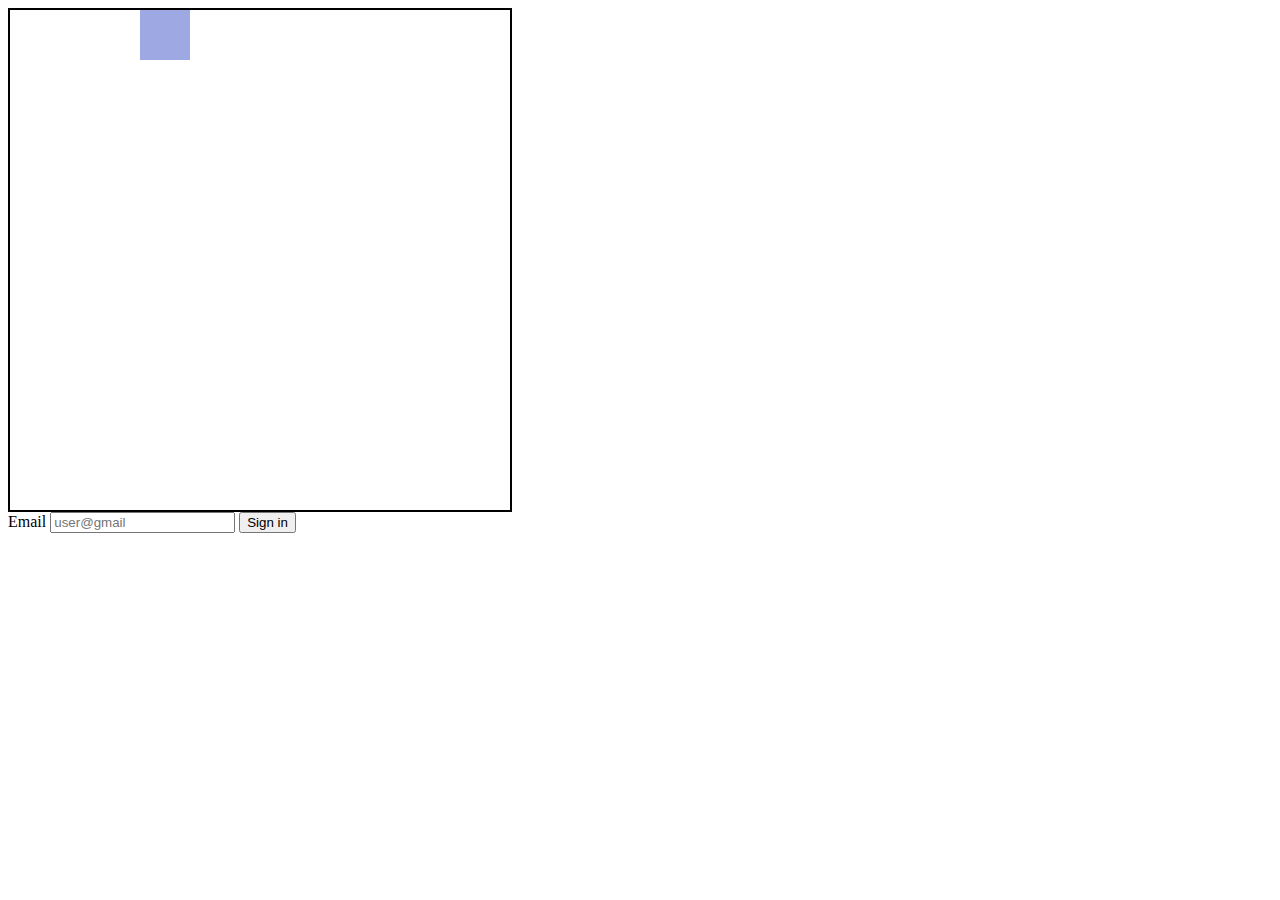
<file: DZ1_Nuria_25-03/index.html>
<!DOCTYPE html>
<html lang="en">
<head>
    <meta charset="UTF-8">
    <title>Title</title>
    <link rel="stylesheet" href="style.css">
</head>
<body>
<div class="parent">
    <div class="child"></div>
</div>
<div class="global">
    <div class="registration">
        <label for="customerGmail">Email</label>
        <input type="text"
               id="customerGmail"
               placeholder="user@gmail"
        >
        <button class="btn">Sign in</button>
        <div class="block"></div>
    </div>
</div>

</body>
<script src="main.js"></script>
</html>
</file>
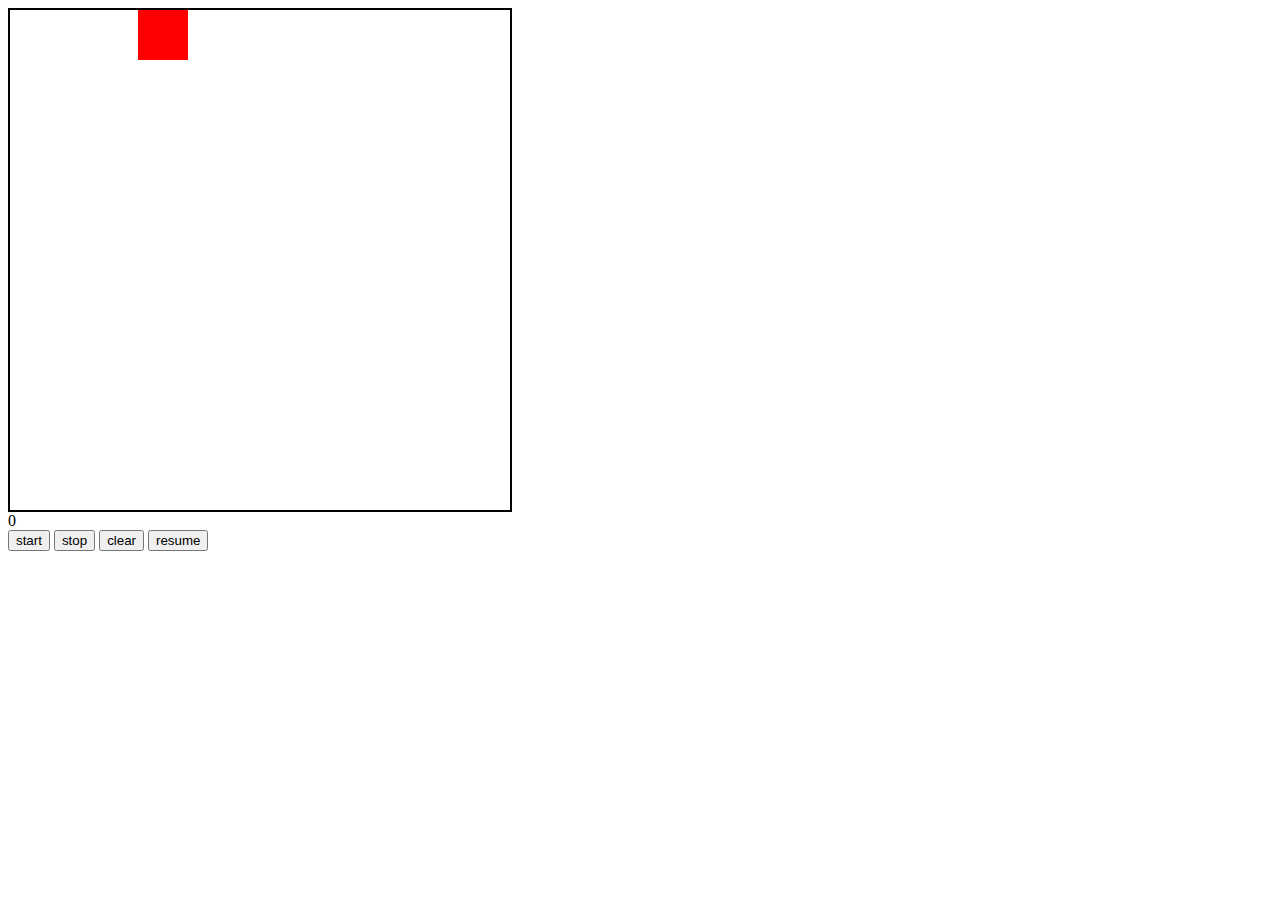
<file: DZ2_Nuria_25-03/index.html>
<!DOCTYPE html>
<html lang="en">
<head>
    <meta charset="UTF-8">
    <title>Title</title>
    <link rel="stylesheet" href="css/style.css">
</head>
<body>

<div class="parent">
    <div class="blocks1">
        <div class="child"></div>
    </div>
    <div class="blocks2">
        <div class="counter">0</div>
    </div>
    <div class="buttons">
        <button class="btn_start">start</button>
        <button class="btn_stop">stop</button>
        <button class="btn_clear">clear</button>
        <button class="btn_resume">resume</button>
    </div>
</div>

</body>
<script src="main.js"></script>
</html>
</file>
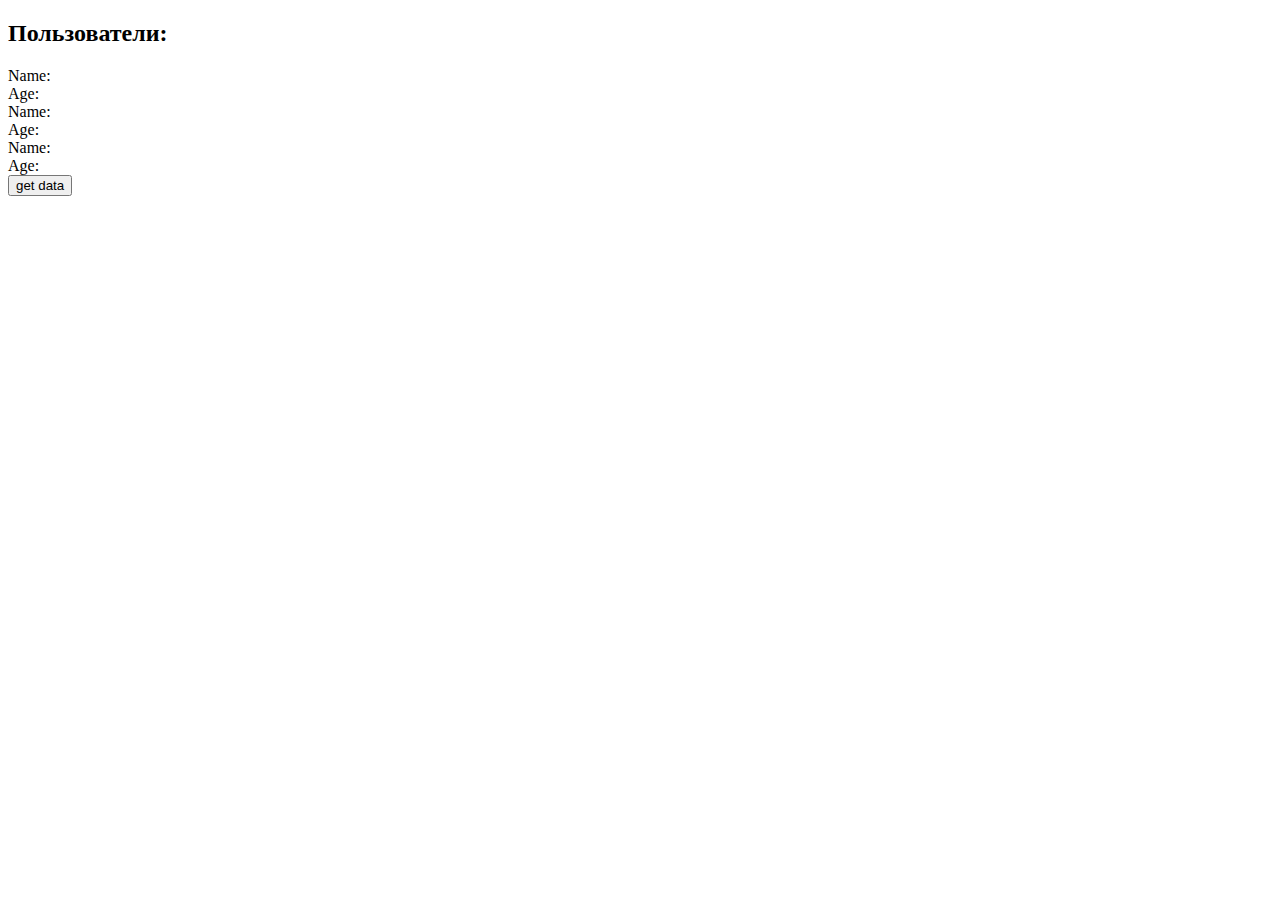
<file: DZ4_Nuria_25-03/index.html>
<!DOCTYPE html>
<html lang="en">
<head>
    <meta charset="UTF-8">
    <title>Title</title>
</head>
<body>

<div class="wrapper">
    <h2>Пользователи:</h2>
    <div>Name: <span class="name_1"></span></div>
    <div>Age: <span class="age_1"></span></div>
    <div>Name: <span class="name_2"></span></div>
    <div>Age: <span class="age_2"></span></div>
    <div>Name: <span class="name_3"></span></div>
    <div>Age: <span class="age_3"></span></div>
    <button class="btn">get data</button>

</div>

</body>
<script src="main.js"></script>
</html>
</file>
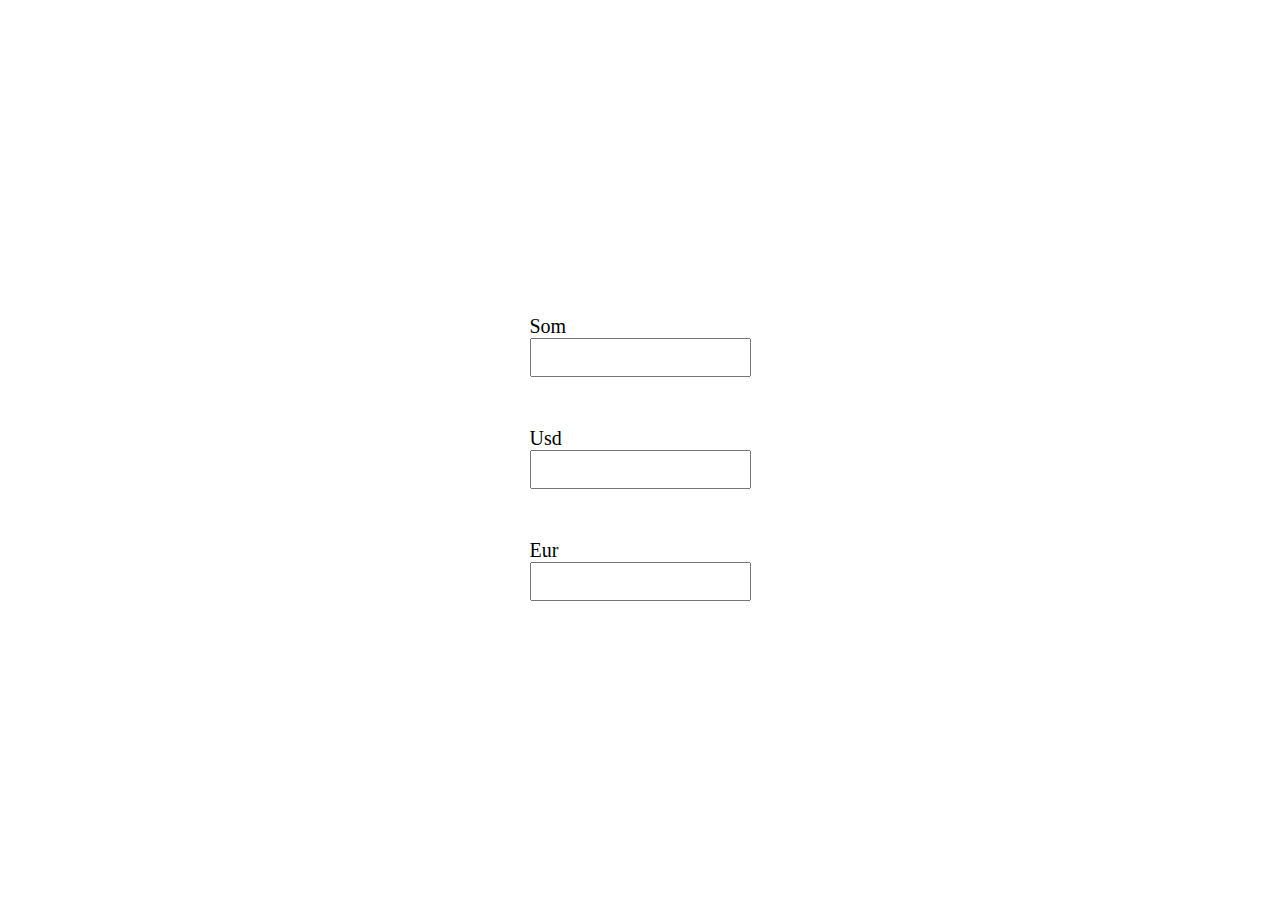
<file: DZ5_Nuria_25-03/index.html>
<!DOCTYPE html>
<html lang="en">
<head>
  <meta charset="UTF-8">
  <title>lesson5</title>
  <style>
    body {
      display: flex;
      align-items: center;
      justify-content: center;
      height: 100vh;
    }
    .wrapper > div {
      display: flex;
      flex-direction: column;
    }
    .usd {
      margin-top: 50px;
      margin-bottom: 50px;
    }
    input {
      padding: 10px 20px;
    }
    label {
      font-size: 20px;
    }

  </style>
</head>
<body>
<div class="wrapper">
  <div class="som">
    <label for="som">Som</label>
    <input type="number" id="som">
  </div>
  <div class="usd">
    <label for="usd">Usd</label>
    <input type="number" id="usd">
  </div>
  <div class="eu">
    <label for="eu">Eur</label>
    <input type="number" id="eu">
  </div>
</div>
</body>
<script src="main.js"></script>
</html>
</file>
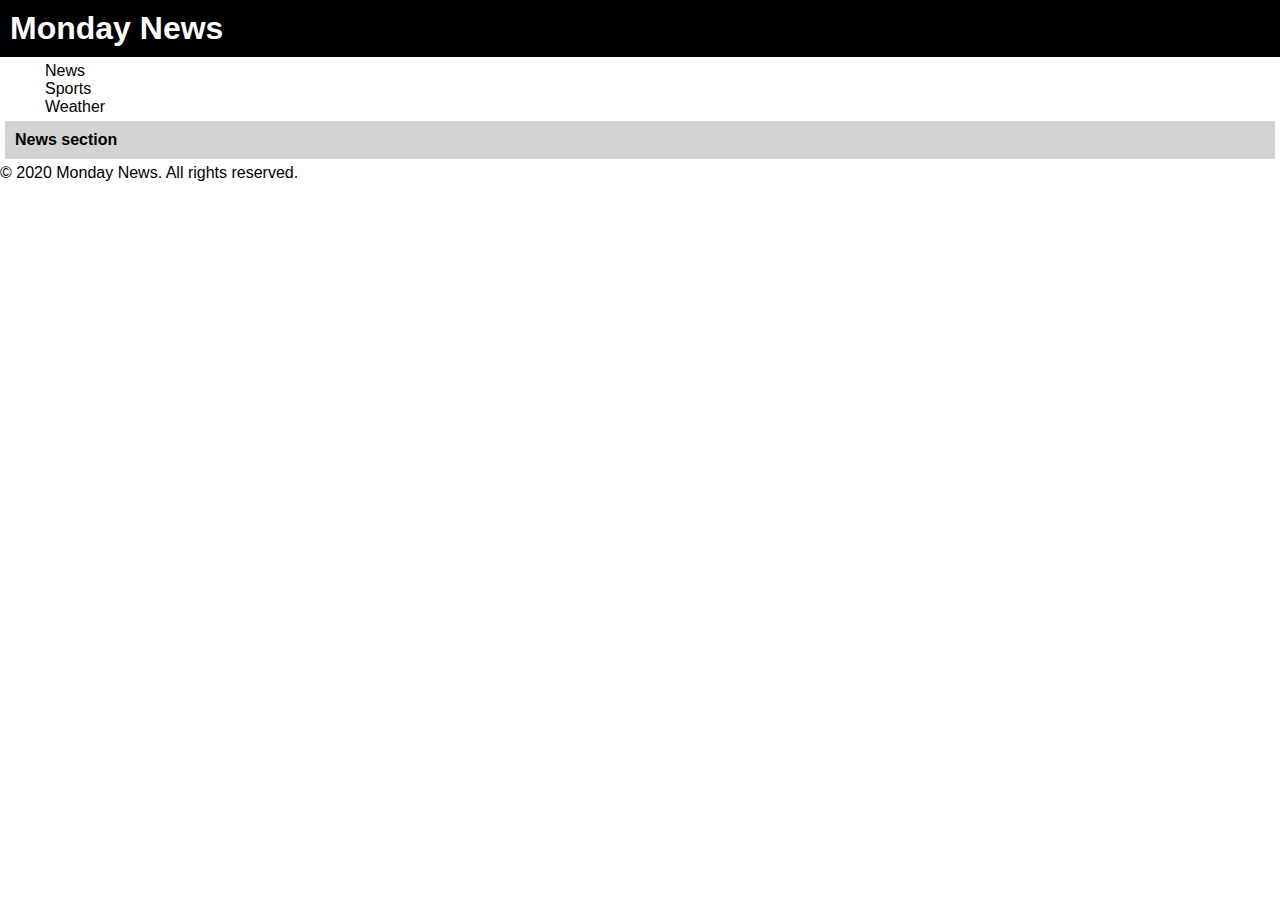
<file: DZ7_Nuria_25-03/index.html>
<!DOCTYPE html>
<html lang="en">
<head>
    <meta charset="UTF-8">
    <title>Title</title>
    <link rel="stylesheet" href="style.css">
</head>
<body>

<div class="header">
    <h1>Monday News</h1>
</div>

<div class="menu">
    <ul>
        <li>News</li>
        <li>Sports</li>
        <li>Weather</li>
    </ul>
</div>

<div class="content">
    <h4>News section</h4>
    <div class="parent"></div>

</div>

<div id="footer">
    <p>© 2020 Monday News. All rights reserved.</p>
</div>

</body>
<script src="main.js"></script>
</html>
</file>
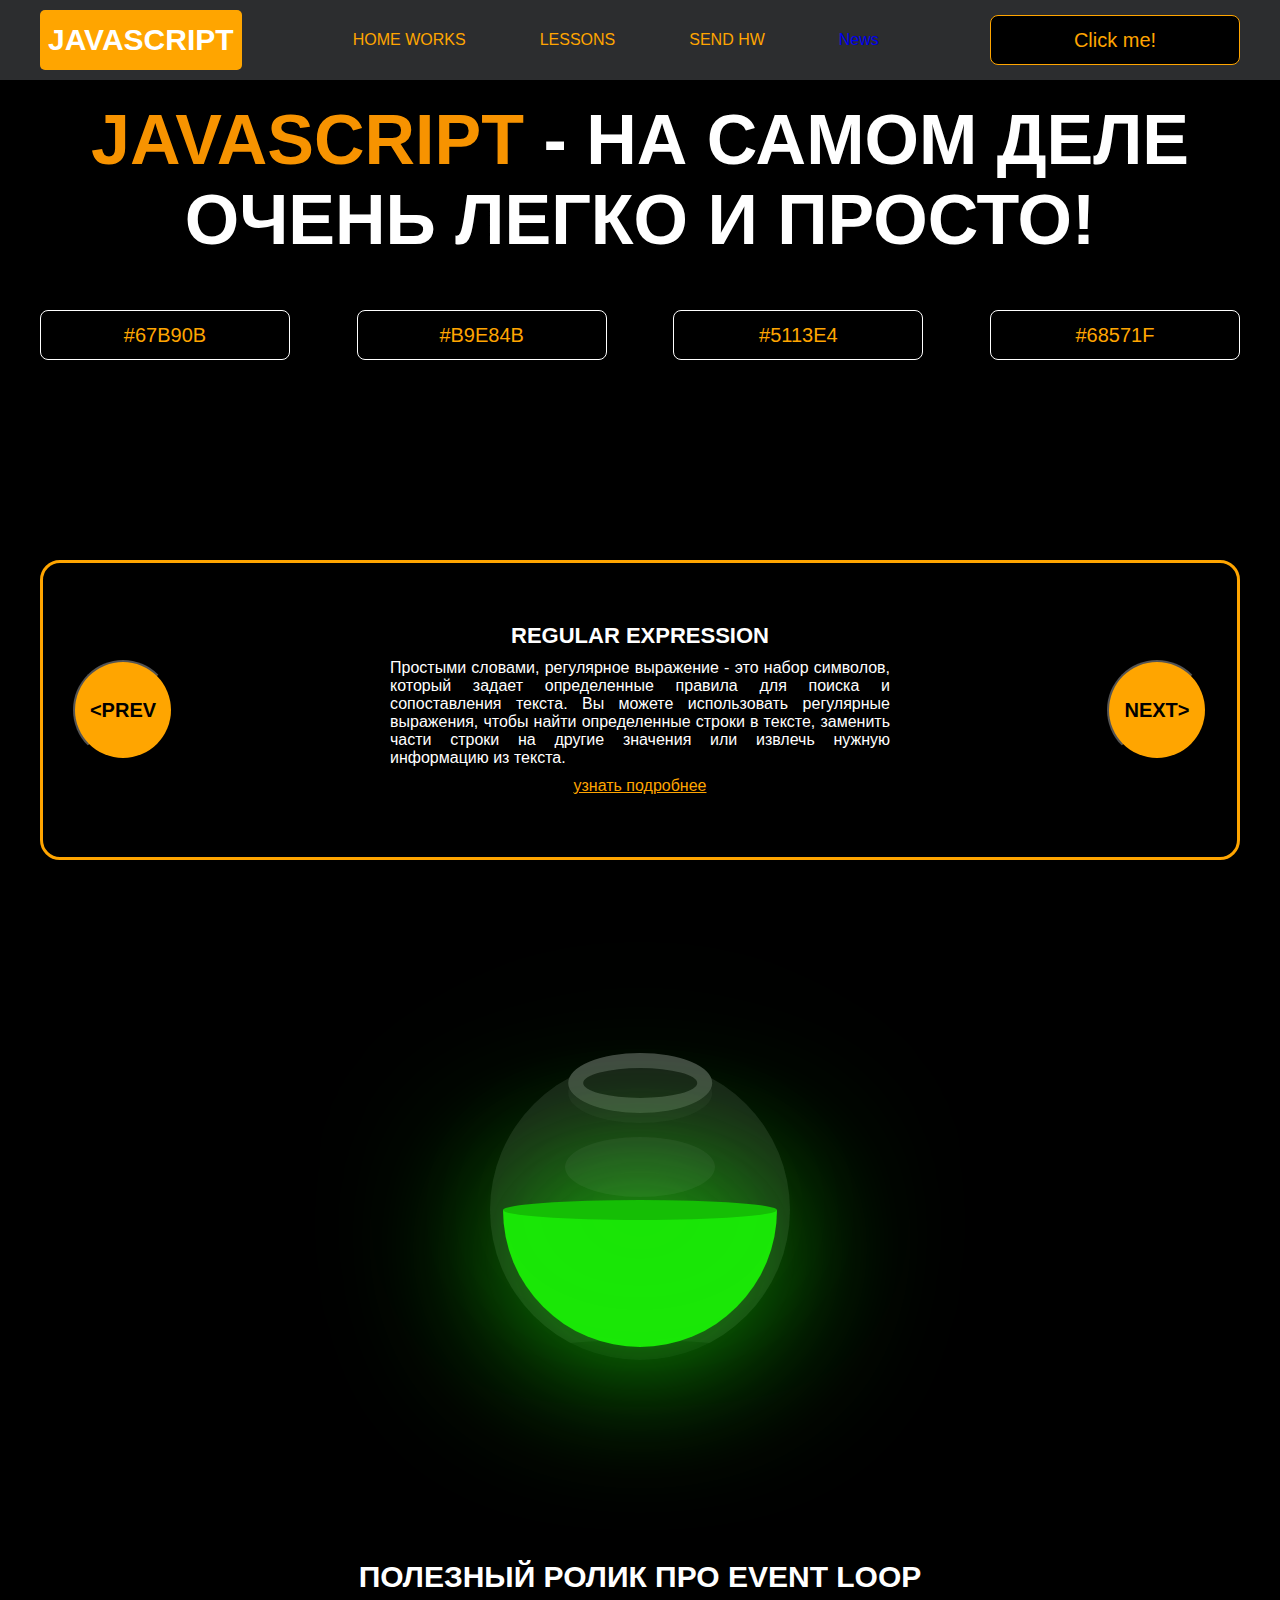
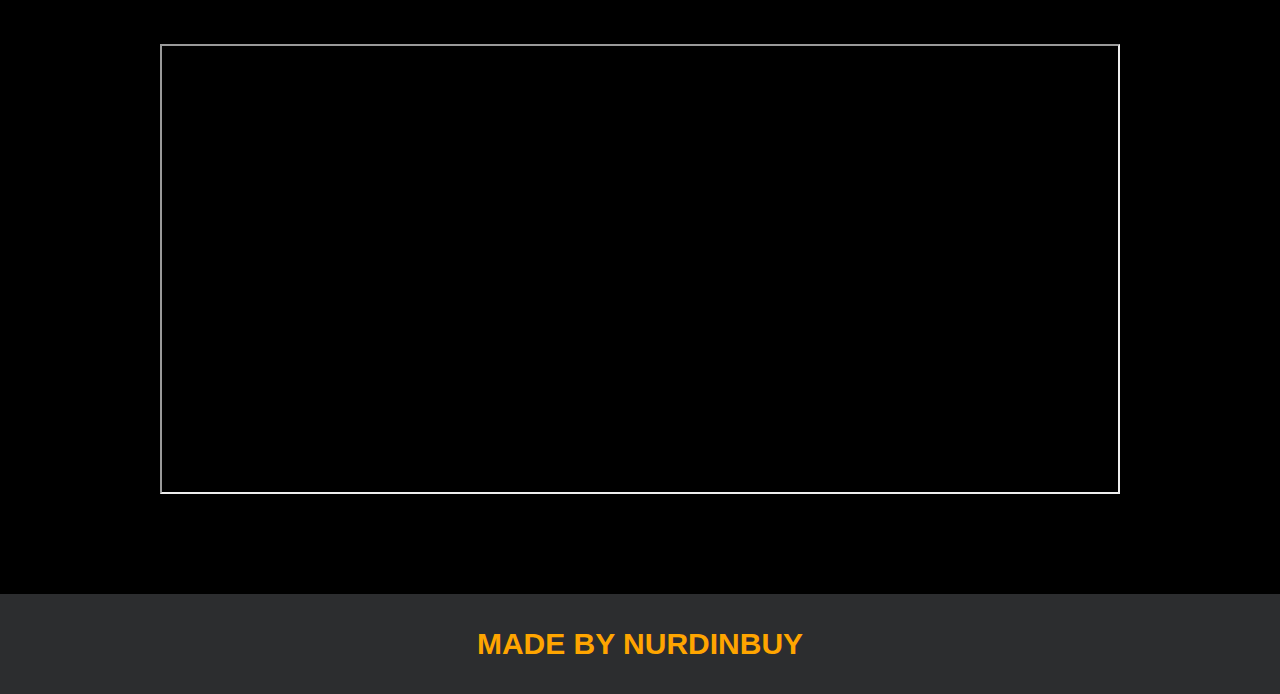
<file: javascript-project_nuria/index.html>
<!DOCTYPE html>
<html lang="en">
<head>
    <meta charset="UTF-8">
    <title>Java Script</title>
    <link rel="stylesheet" href="css/style.css">
    <link rel="stylesheet" href="css/core.css">
</head>
<body>

<div class="wrapper">
    <div class="header">
        <div class="container">
            <div class="inner_header">
                <a href="index.html">
                    <div class="logotype">
                        <h2>JavaScript</h2>
                    </div>
                </a>
                <ul class="menu">
                    <li class="menu_link">
                        <a href="pages/home_works.html">Home Works</a>
                    </li>
                    <li class="menu_link">
                        <a href="pages/lessons.html">Lessons</a>
                    </li>
                    <li class="menu_link">
                        <a href="https://t.me/NurDinBuy16" target="_blank">Send hw</a>
                    </li>
                    <li>
                        <a href="pages/news.html" class="menu_link">News</a>
                    </li>
                </ul>
                <button class="btn" id="btn-get">Click me!</button>
            </div>
        </div>
    </div>
    <div class="main_block">
        <div class="container">
            <div class="inner_main">
                <h1><strong id="js-color">JavaScript</strong> - на самом деле очень легко и просто!</h1>
                <div class="colors-buttons">
                    <button class="btn btn-color"></button>
                    <button class="btn btn-color"></button>
                    <button class="btn btn-color"></button>
                    <button class="btn btn-color"></button>
                </div>
            </div>
        </div>
    </div>
    <div class="slider_block">
        <div class="container">
            <div class="inner_slider">
                <div class="slider">
                    <button class="btn-slide" id="prev">&lt;prev</button>
                    <div class="slide active_slide">
                        <div class="slide_card">
                            <h3>regular expression</h3>
                            <p>Простыми словами, регулярное выражение - это набор символов, который задает определенные правила для поиска и сопоставления текста. Вы можете использовать регулярные выражения, чтобы найти определенные строки в тексте, заменить части строки на другие значения или извлечь нужную информацию из текста.</p>
                            <a href="https://developer.mozilla.org/ru/docs/Web/JavaScript/Guide/Regular_expressions" target="_blank">узнать подробнее</a>
                        </div>
                    </div>
                    <div class="slide">
                        <div class="slide_card">
                            <h3>recursion</h3>
                            <p>Простыми словами, рекурсия - это, когда функция делает повторяющиеся вызовы самой себя для решения задачи, пока не достигнет определенного условия выхода из рекурсии.</p>
                            <a href="https://learn.javascript.ru/recursion" target="_blank">узнать подробнее</a>
                        </div>
                    </div>
                    <div class="slide">
                        <div class="slide_card">
                            <h3>json</h3>
                            <p>Простыми словами, JSON - это способ представления данных в виде текста, чтобы они могли быть легко поняты и использованы различными программами. Он использует простые правила для описания объектов и массивов, а также для представления простых типов данных, таких как строки, числа, логические значения и т.д.</p>
                            <a href="https://developer.mozilla.org/ru/docs/Learn/JavaScript/Objects/JSON" target="_blank">узнать подробнее</a>
                        </div>
                    </div>
                    <div class="slide">
                        <div class="slide_card">
                            <h3>event loop</h3>
                            <p>Простыми словами, event loop похож на дежурного, который непрерывно проверяет, произошло ли какое-либо событие, и реагирует на него, когда оно происходит. Он имеет список задач, которые нужно выполнить, и он перебирает этот список событий одно за другим, обрабатывая каждое событие, когда оно наступает.</p>
                            <a href="https://highload.today/kak-ustroen-event-loop-v-javascript-parallelnaya-model-i-tsikl-sobytij/" target="_blank">узнать подробнее</a>
                        </div>
                    </div>
                    <button class="btn-slide" id="next">next&gt;</button>
                </div>
            </div>
        </div>
    </div>

    <div class="botlle">
        <div class="container">
            <div class="bottle_inner">
                <a href="pages/monster.html">
                    <div class="bowl">
                        <div class="shadow"></div>
                        <div class="liquid"></div>

                    </div>
                </a>
            </div>
        </div>
    </div>

    <div class="block_video">
        <div class="container">
            <h3>Полезный ролик про Event Loop</h3>
            <div class="inner_block_video">
                <iframe width="80%" height="450" src="https://www.youtube.com/embed/zDlg64fsQow" title="YouTube video player" frameborder="2" allow="autoplay; clipboard-write; encrypted-media; gyroscope; picture-in-picture; web-share" allowfullscreen></iframe>
            </div>
        </div>
    </div>

    <div class="footer">
        <div class="container">
            <a href="https://www.instagram.com/nurdinbuy/" target="_blank">
                <div class="inner_footer">
                    <h2>Made by NurDinBuy</h2>
                </div>
            </a>
        </div>
    </div>
</div>

<div class="modal">
    <div class="modal_dialog">
        <div class="modal_content">
            <form action="#">
                <div class="modal_close">&times;</div>
                <div class="modal_title">Мы свяжемся с вами как можно быстрее!</div>
                <input required placeholder="Ваше имя" name="fullname" type="text" class="modal_input">
                <input required placeholder="Ваш номер телефона" name="phone_number" type="phone" class="modal_input">
                <button class="btn btn_dark btn_min">Перезвонить мне</button>
            </form>
        </div>
    </div>
</div>

</body>
<script src="js/main.js"></script>
<script src="js/modal.js"></script>
</html>
</file>
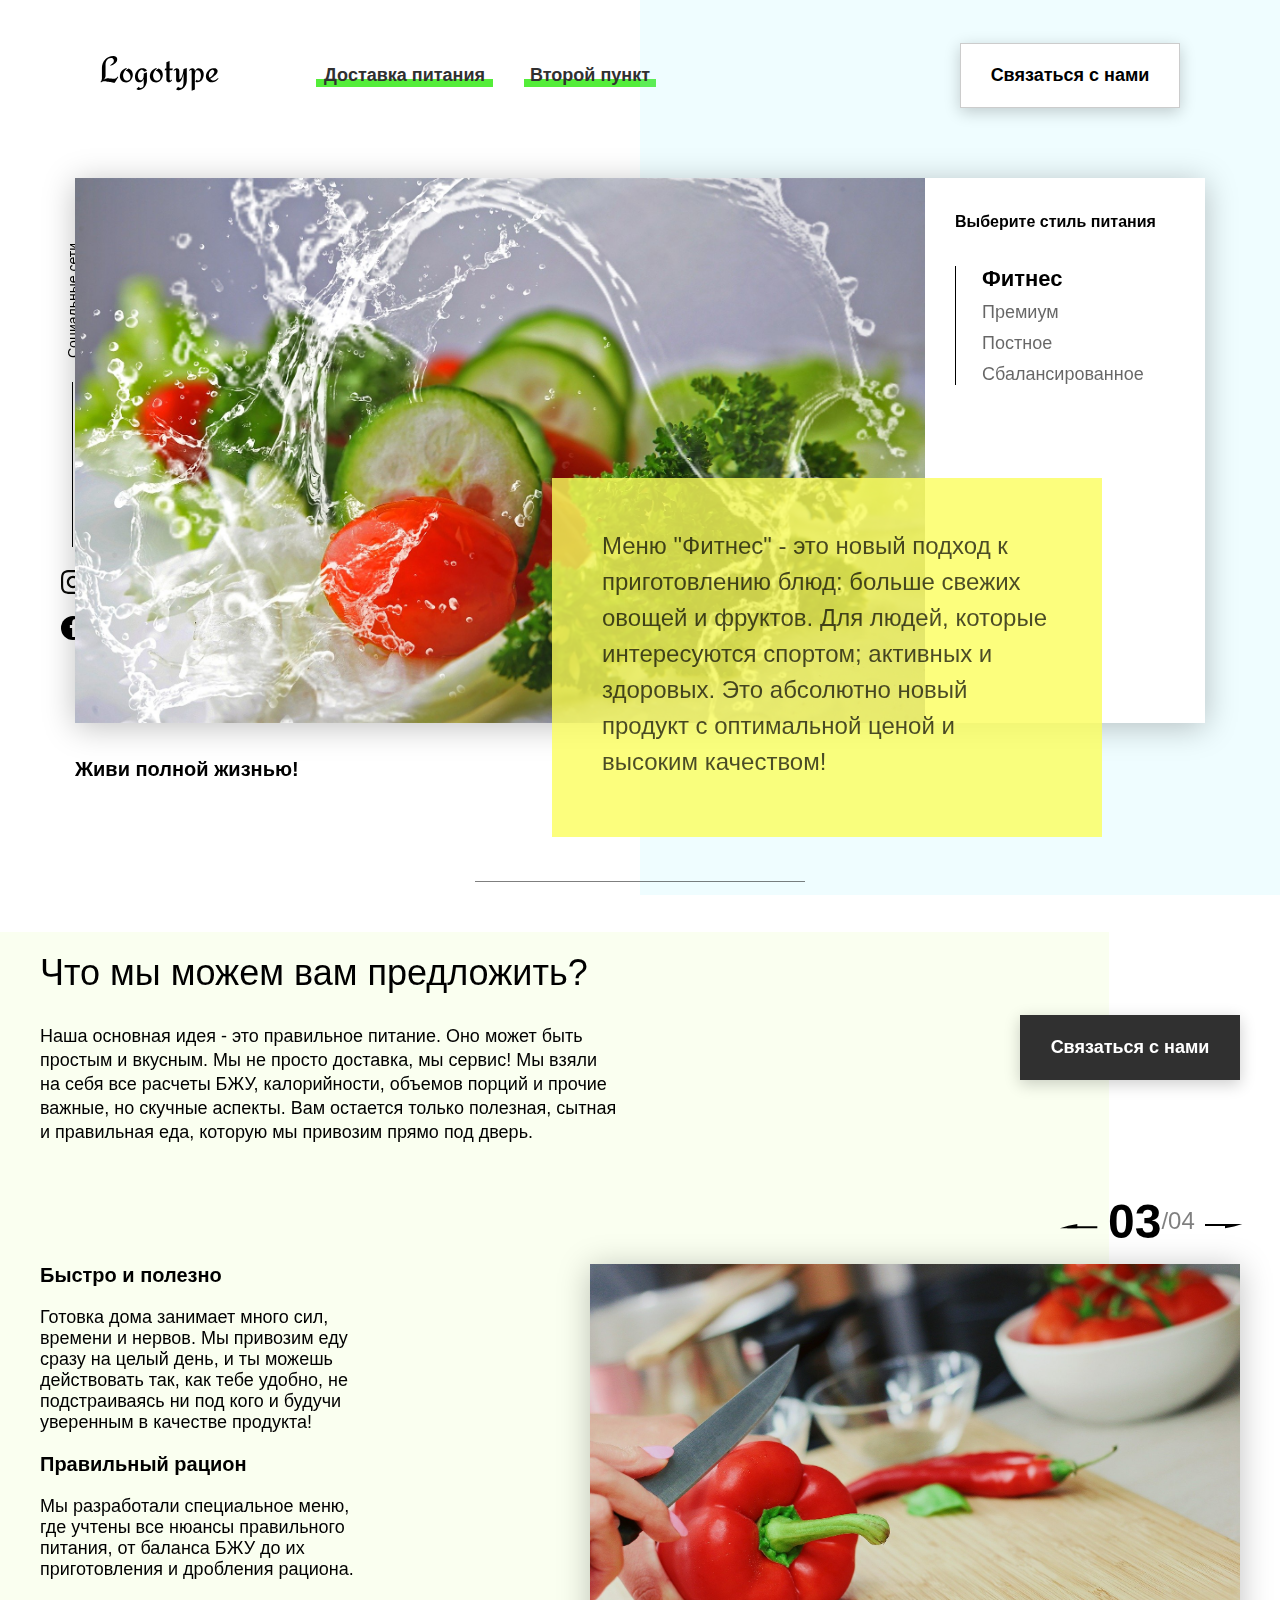
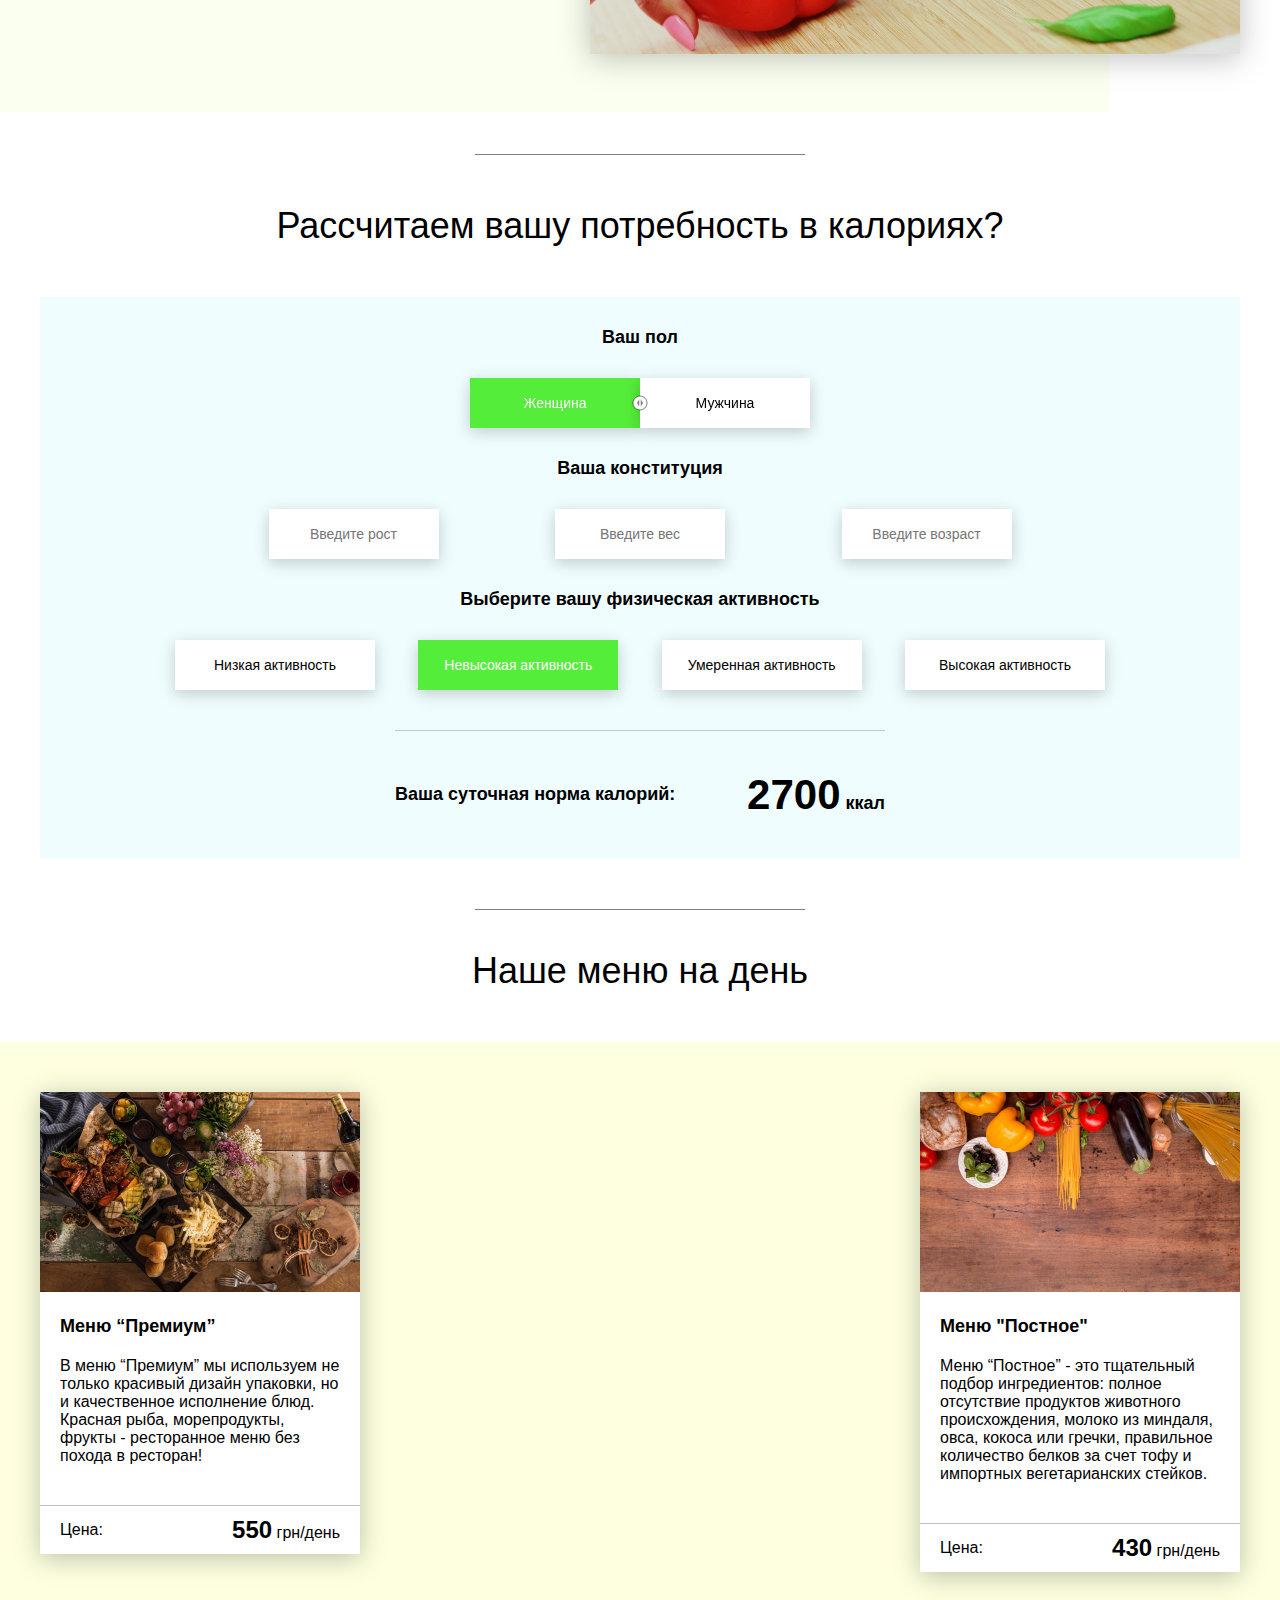
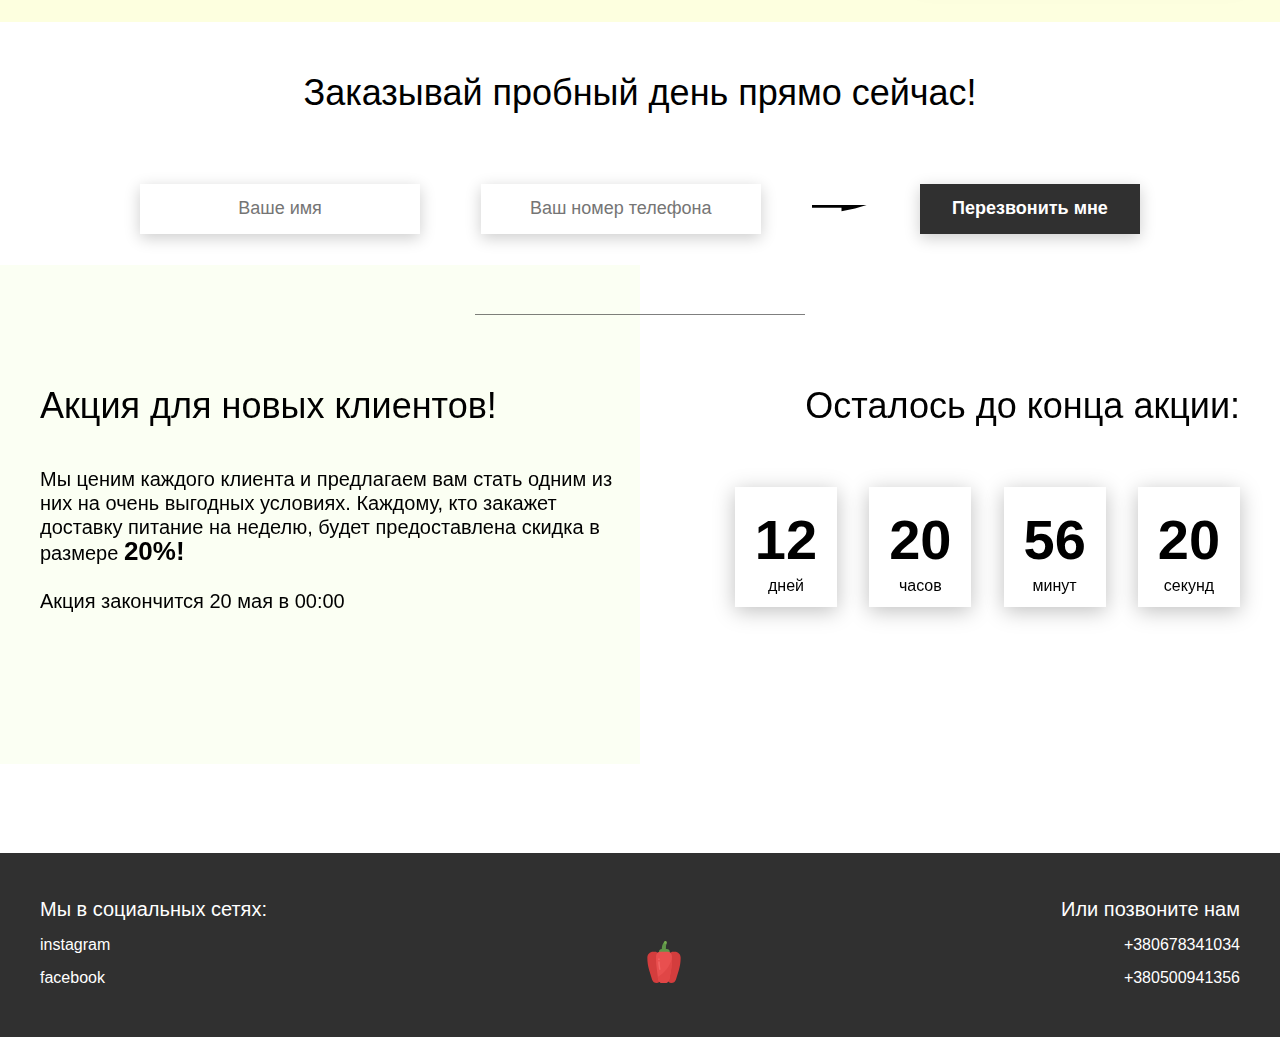
<file: DZ3_Nuria_25-03/Food/index.html>
<!DOCTYPE html>
<html lang="en">
<head>
	<meta charset="UTF-8">
	<meta name="viewport" content="width=device-width, initial-scale=1.0">
	<title>Food</title>
	<link rel="stylesheet" href="css/style.css">
</head>
<body>
<header class="header">
	<div class="header__left-block">
		<div class="header__logo">
			<img src="icons/logo.svg" alt="Логотип">
		</div>
		<nav class="header__links">
			<a href="#" class="header__link">Доставка питания</a>
			<a href="#" class="header__link">Второй пункт</a>
		</nav>
	</div>
	<div class="header__right-block">
		<button data-modal class="btn btn_white">Связаться с нами</button>
	</div>
</header>
<div class="sidepanel">
	<div class="sidepanel__text"><span>Социальные сети</span></div>
	<div class="sidepanel__divider"></div>
	<a href="#" class="sidepanel__icon">
		<img src="icons/instagram.svg" alt="instagram">
	</a>
	<a href="#" class="sidepanel__icon">
		<img src="icons/facebook.svg" alt="facebook">
	</a>
</div>

<div class="preview">
	<div class="bgc_blue"></div>
	<div class="container">
		<div class="tabcontainer">
			<div class="tabcontent">
				<img src="img/tabs/vegy.jpg" alt="vegy">
				<div class="tabcontent__descr">
					Меню "Фитнес" - это новый подход к приготовлению блюд: больше свежих овощей и фруктов. Для людей,
					которые интересуются спортом; активных и здоровых. Это абсолютно новый продукт с оптимальной ценой и
					высоким качеством!
				</div>
			</div>
			<div class="tabcontent">
				<img src="img/tabs/elite.jpg" alt="elite">
				<div class="tabcontent__descr">
					Меню “Премиум” - мы используем не только красивый дизайн упаковки, но и качественное исполнение
					блюд. Красная рыба, морепродукты, фрукты - ресторанное меню без похода в ресторан!
				</div>
			</div>
			<div class="tabcontent">
				<img src="img/tabs/post.jpg" alt="post">
				<div class="tabcontent__descr">
					Наше специальное “Постное меню” - это тщательный подбор ингредиентов: полное отсутствие продуктов
					животного происхождения. Полная гармония с собой и природой в каждом элементе! Все будет Ом!
				</div>
			</div>
			<div class="tabcontent">
				<img src="img/tabs/hamburger.jpg" alt="vegy">
				<div class="tabcontent__descr">
					Меню "Сбалансированное" - это соответствие вашего рациона всем научным рекомендациям. Мы тщательно
					просчитываем вашу потребность в к/б/ж/у и создаем лучшие блюда для вас.
				</div>
			</div>
			<div class="tabheader">
				<h3>Выберите стиль питания</h3>
				<div class="tabheader__items">
					<div class="tabheader__item tabheader__item_active">Фитнес</div>
					<div class="tabheader__item">Премиум</div>
					<div class="tabheader__item">Постное</div>
					<div class="tabheader__item">Сбалансированное</div>
				</div>
			</div>
		</div>
		<div class="preview__life">Живи полной жизнью!</div>
	</div>
</div>

<div class="divider"></div>

<div class="offer">
	<div class="bgc_y"></div>
	<div class="container">
		<div class="offer__text">
			<h2 class="title">Что мы можем вам предложить?</h2>
			<div class="offer__descr">
				Наша основная идея - это правильное питание. Оно может быть простым и вкусным. Мы не просто доставка, мы
				сервис! Мы взяли на себя все расчеты БЖУ, калорийности, объемов порций и прочие важные, но скучные
				аспекты. Вам остается только полезная, сытная и правильная еда, которую мы привозим прямо под дверь.
			</div>
		</div>
		<div class="offer__action">
			<button data-modal class="btn btn_dark">Связаться с нами</button>
		</div>
	</div>
	<div class="container">
		<div class="offer__advantages">
			<h2>Быстро и полезно</h2>
			<div class="offer__advantages-text">
				Готовка дома занимает много сил, времени и нервов. Мы привозим еду сразу на целый день, и ты можешь
				действовать так, как тебе удобно, не подстраиваясь ни под кого и будучи уверенным в качестве продукта!
			</div>
			<h2>Правильный рацион</h2>
			<div class="offer__advantages-text">
				Мы разработали специальное меню, где учтены все нюансы правильного питания, от баланса БЖУ до их
				приготовления и дробления рациона.
			</div>
		</div>
		<div class="offer__slider">
			<div class="offer__slider-counter">
				<div class="offer__slider-prev">
					<img src="icons/left.svg" alt="prev">
				</div>
				<span id="current">03</span>
				/
				<span id="total">04</span>
				<div class="offer__slider-next">
					<img src="icons/right.svg" alt="next">
				</div>
			</div>
			<div class="offer__slider-wrapper">
				<div class="offer__slide">
					<img src="img/slider/pepper.jpg" alt="pepper">
				</div>
				<!-- <div class="offer__slide">
					<img src="img/slider/food-12.jpg" alt="food">
				</div>
				<div class="offer__slide">
					<img src="img/slider/olive-oil.jpg" alt="oil">
				</div>
				<div class="offer__slide">
					<img src="img/slider/paprika.jpg" alt="paprika">
				</div> -->
			</div>
		</div>
	</div>
</div>

<div class="divider"></div>

<div class="calculating">
	<div class="container">
		<h2 class="title">Рассчитаем вашу потребность в калориях?
		</h2>
		<div class="calculating__field">
			<div class="calculating__subtitle">
				Ваш пол
			</div>
			<div class="calculating__choose" id="gender">
				<div class="calculating__choose-item calculating__choose-item_active">Женщина</div>
				<div class="calculating__choose-item">Мужчина</div>
			</div>

			<div class="calculating__subtitle">
				Ваша конституция
			</div>
			<div class="calculating__choose calculating__choose_medium">
				<input type="text" id="height" placeholder="Введите рост" class="calculating__choose-item">
				<input type="text" id="weight" placeholder="Введите вес" class="calculating__choose-item">
				<input type="text" id="age" placeholder="Введите возраст" class="calculating__choose-item">
			</div>

			<div class="calculating__subtitle">
				Выберите вашу физическая активность
			</div>
			<div class="calculating__choose calculating__choose_big">
				<div id="low" class="calculating__choose-item">Низкая активность</div>
				<div id="small" class="calculating__choose-item calculating__choose-item_active">Невысокая активность
				</div>
				<div id="medium" class="calculating__choose-item">Умеренная активность</div>
				<div id="high" class="calculating__choose-item">Высокая активность</div>
			</div>

			<div class="calculating__divider"></div>

			<div class="calculating__total">
				<div class="calculating__subtitle">
					Ваша суточная норма калорий:
				</div>
				<div class="calculating__result">
					<span>2700</span> ккал
				</div>
			</div>
		</div>
	</div>
</div>

<div class="divider"></div>

<div class="menu">
	<h2 class="title">Наше меню на день</h2>

	<div class="menu__field">
		<div id="cardWrapper" class="container">
			<div class="menu__item">
				<img src="img/tabs/elite.jpg" alt="elite">
				<h3 class="menu__item-subtitle">Меню “Премиум”</h3>
				<div class="menu__item-descr">В меню “Премиум” мы используем не только красивый дизайн упаковки, но и
					качественное исполнение блюд. Красная рыба, морепродукты, фрукты - ресторанное меню без похода в
					ресторан!
				</div>
				<div class="menu__item-divider"></div>
				<div class="menu__item-price">
					<div class="menu__item-cost">Цена:</div>
					<div class="menu__item-total"><span>550</span> грн/день</div>
				</div>
			</div>
			<div class="menu__item">
				<img src="img/tabs/post.jpg" alt="post">
				<h3 class="menu__item-subtitle">Меню "Постное"</h3>
				<div class="menu__item-descr">Меню “Постное” - это тщательный подбор ингредиентов: полное отсутствие
					продуктов животного происхождения, молоко из миндаля, овса, кокоса или гречки, правильное количество
					белков за счет тофу и импортных вегетарианских стейков.
				</div>
				<div class="menu__item-divider"></div>
				<div class="menu__item-price">
					<div class="menu__item-cost">Цена:</div>
					<div class="menu__item-total"><span>430</span> грн/день</div>
				</div>
			</div>
		</div>
	</div>
</div>

<div class="order">
	<div class="container">
		<div class="title">Заказывай пробный день прямо сейчас!</div>
		<form action="#" class="order__form">
			<input required placeholder="Ваше имя" name="name" type="text" class="order__input">
			<input required placeholder="Ваш номер телефона" name="phone" type="phone" class="order__input">
			<img src="icons/right.svg" alt="right">
			<button class="btn btn_dark btn_min">Перезвонить мне</button>
		</form>
	</div>
</div>

<div class="divider"></div>

<div class="promotion">
	<div class="bgc_y"></div>
	<div class="container">
		<div class="promotion__text">
			<div class="title">Акция для новых клиентов!</div>
			<div class="promotion__descr">
				Мы ценим каждого клиента и предлагаем вам стать одним из них на очень выгодных условиях.
				Каждому, кто закажет доставку питание на неделю, будет предоставлена скидка в размере <span>20%!</span>
				<br><br>
				Акция закончится 20 мая в 00:00
			</div>
		</div>
		<div class="promotion__timer">
			<div class="title">Осталось до конца акции:</div>
			<div class="timer">
				<div class="timer__block">
					<span id="days">12</span>
					дней
				</div>
				<div class="timer__block">
					<span id="hours">20</span>
					часов
				</div>
				<div class="timer__block">
					<span id="minutes">56</span>
					минут
				</div>
				<div class="timer__block">
					<span id="seconds">20</span>
					секунд
				</div>
			</div>
		</div>
	</div>
</div>

<footer class="footer">
	<div class="container">
		<div class="social">
			<div class="subtitle">Мы в социальных сетях:</div>
			<a href="#" class="link">instagram</a>
			<a href="#" class="link">facebook</a>
		</div>
		<div class="pepper">
			<img src="icons/veg.svg" alt="pepper">
		</div>
		<div class="call">
			<div class="subtitle">Или позвоните нам</div>
			<a href="#" class="link">+380678341034</a>
			<a href="#" class="link">+380500941356</a>
		</div>
	</div>
</footer>

<div class="modal">
	<div class="modal__dialog">
		<div class="modal__content">
			<form action="#">
				<div class="modal__close">&times;</div>
				<div class="modal__title">Мы свяжемся с вами как можно быстрее!</div>
				<input required placeholder="Ваше имя" name="name" type="text" class="modal__input">
				<input required placeholder="Ваш номер телефона" name="phone" type="phone" class="modal__input">
				<button class="btn btn_dark btn_min">Перезвонить мне</button>
			</form>
		</div>
	</div>
</div>
<script src="js/app.js"></script>
</body>
</html>
</file>
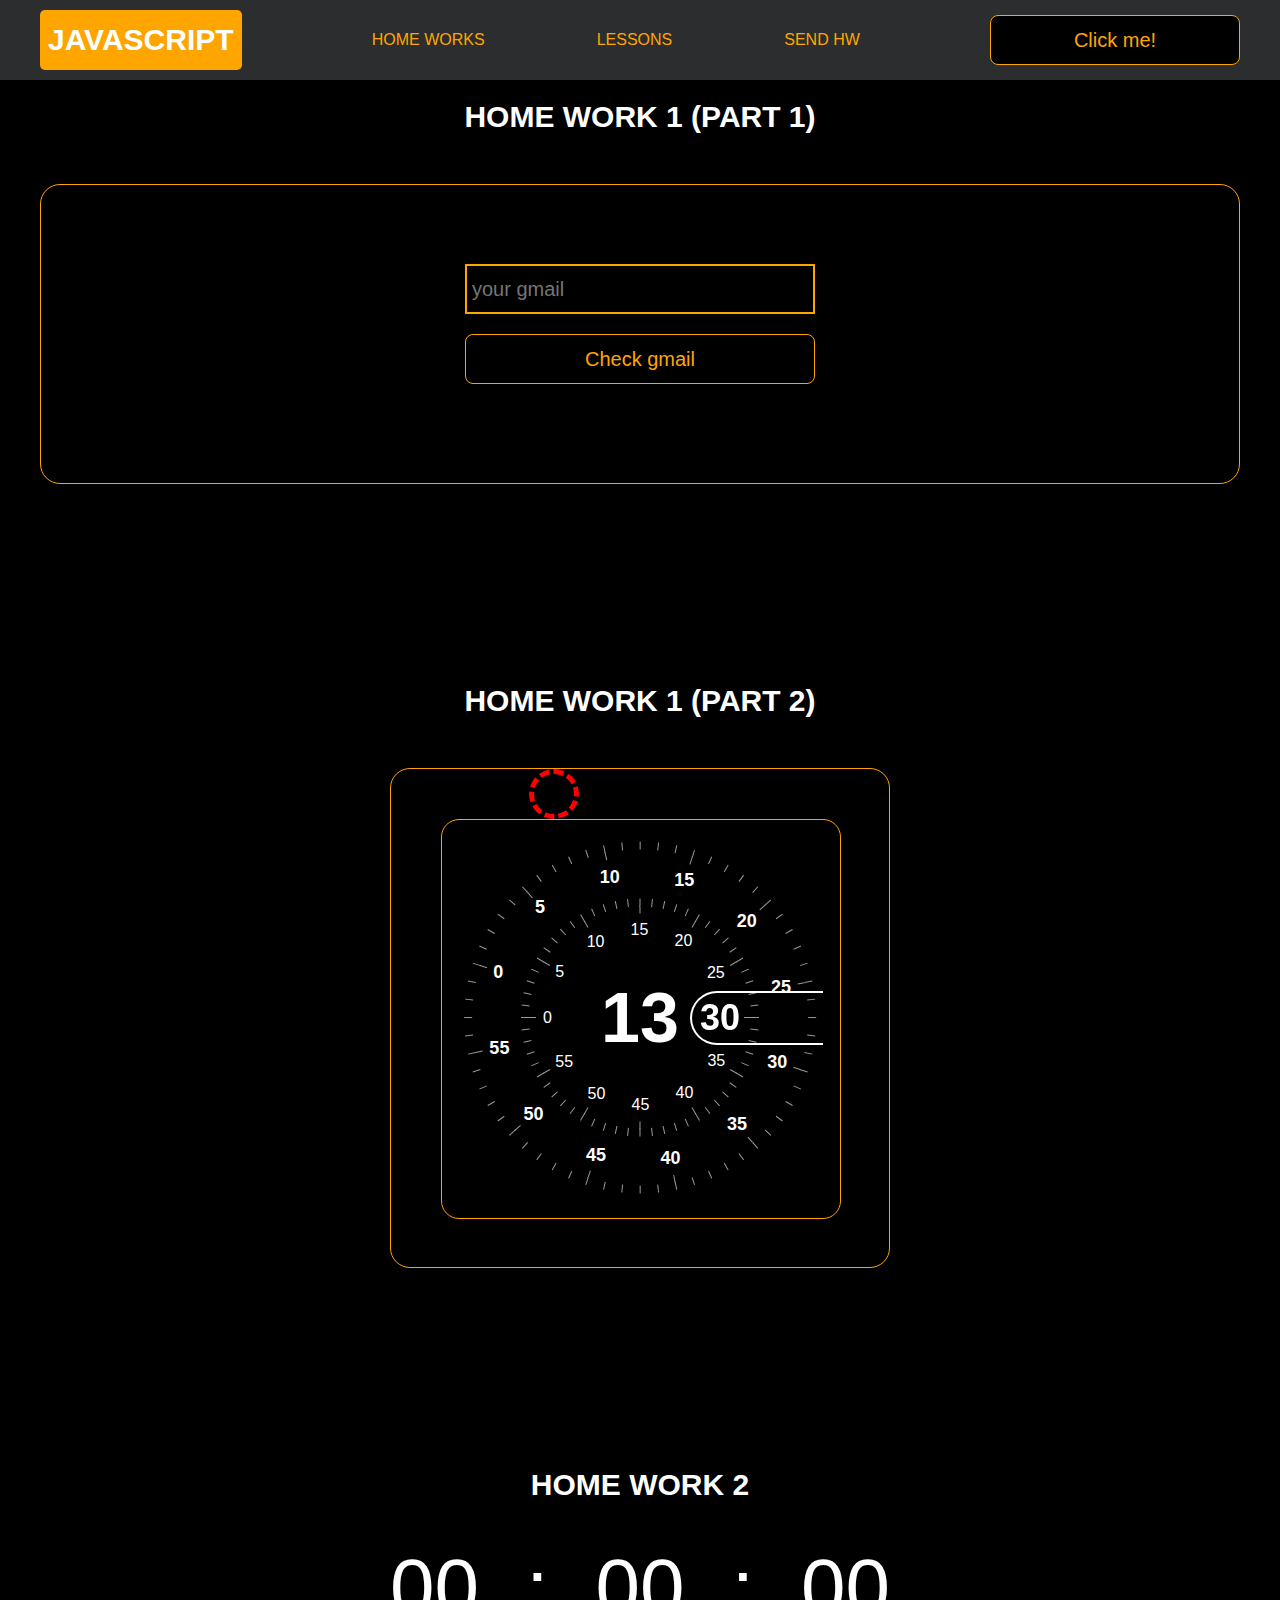
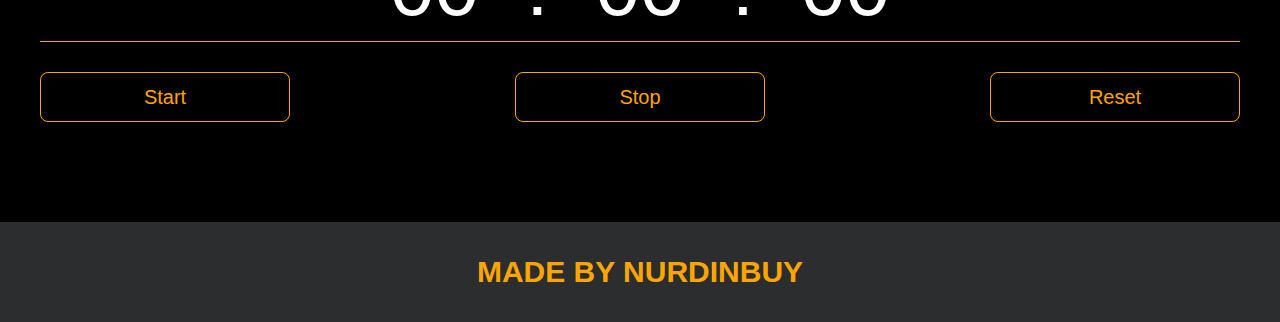
<file: javascript-project_nuria/pages/home_works.html>
<!DOCTYPE html>
<html lang="en">
<head>
    <meta charset="UTF-8">
    <title>Home Works</title>
    <link rel="stylesheet" href="../css/style.css">
    <link rel="stylesheet" href="../css/core.css">
    <link rel="stylesheet" href="../css/home_works.css">
</head>
<body>

<div class="wrapper">
    <div class="header">
        <div class="container">
            <div class="inner_header">
                <a href="../index.html">
                    <div class="logotype">
                        <h2>Java<span>Script</span></h2>
                    </div>
                </a>
                <ul class="menu">
                    <li class="menu_link">
                        <a href="../pages/home_works.html">Home Works</a>
                    </li>
                    <li class="menu_link">
                        <a href="../pages/lessons.html">Lessons</a>
                    </li>
                    <li class="menu_link">
                        <a href="https://t.me/NurDinBuy16" target="_blank">Send hw</a>
                    </li>
                </ul>
                <button class="btn" id="btn-get">Click me!</button>
            </div>
        </div>
    </div>
    <div class="gmail_block">
        <div class="container">
            <h3>Home work 1 (part 1)</h3>
            <div class="inner_gmail_block">
                <div class="form_gmail">
                    <label for="gmail_input"></label>
                    <input type="text" id="gmail_input" placeholder="your gmail">
                    <button class="btn" id="gmail_button">Check gmail</button>
                    <span class="checker" id="gmail_result"></span>
                </div>
            </div>
        </div>
    </div>
    <div class="move_block">
        <div class="container">
            <h3>Home work 1 (part 2)</h3>
            <div class="inner_move_block">
                <div class="parent_block">
                    <div class="child_block"></div>
                    <div class="inner_parent_block">
                        <div class="clock">
                            <div class="seconds"></div>
                            <div class="minutes"></div>
                            <div class="minute">44</div>
                            <div class="hour"></div>
                        </div>
                    </div>
                </div>
            </div>
        </div>
    </div>
    <div class="stopwatch">
        <div class="container">
            <h3>Home work 2 </h3>
            <div class="time">
                <div class="time_block">
                    <div class="interval" id="minutesS">00</div>
                    <div class="break">:</div>
                    <div class="interval" id="secondsS">00</div>
                    <div class="break">:</div>
                    <div class="interval" id="ml-secondsS">00</div>
                </div>
            </div>
            <div class="time_buttons">
                <button class="btn" id="start">Start</button>
                <button class="btn" id="stop">Stop</button>
                <button class="btn" id="reset">Reset</button>
            </div>
        </div>
    </div>
    <div class="footer">
        <div class="container">
            <a href="https://www.instagram.com/nurdinbuy/" target="_blank">
                <div class="inner_footer">
                    <h2>Made by NurDinBuy</h2>
                </div>
            </a>
        </div>
    </div>
</div>

<div class="modal">
    <div class="modal_dialog">
        <div class="modal_content">
            <form action="#">
                <div class="modal_close">&times;</div>
                <div class="modal_title">Мы свяжемся с вами как можно быстрее!</div>
                <input required placeholder="Ваше имя" name="name" type="text" class="modal_input">
                <input required placeholder="Ваш номер телефона" name="phone" type="phone" class="modal_input">
                <button class="btn btn_dark btn_min">Перезвонить мне</button>
            </form>
        </div>
    </div>
</div>

</body>
<script src="../js/home_works.js"></script>
<script src="../js/modal.js"></script>
</html>
</file>
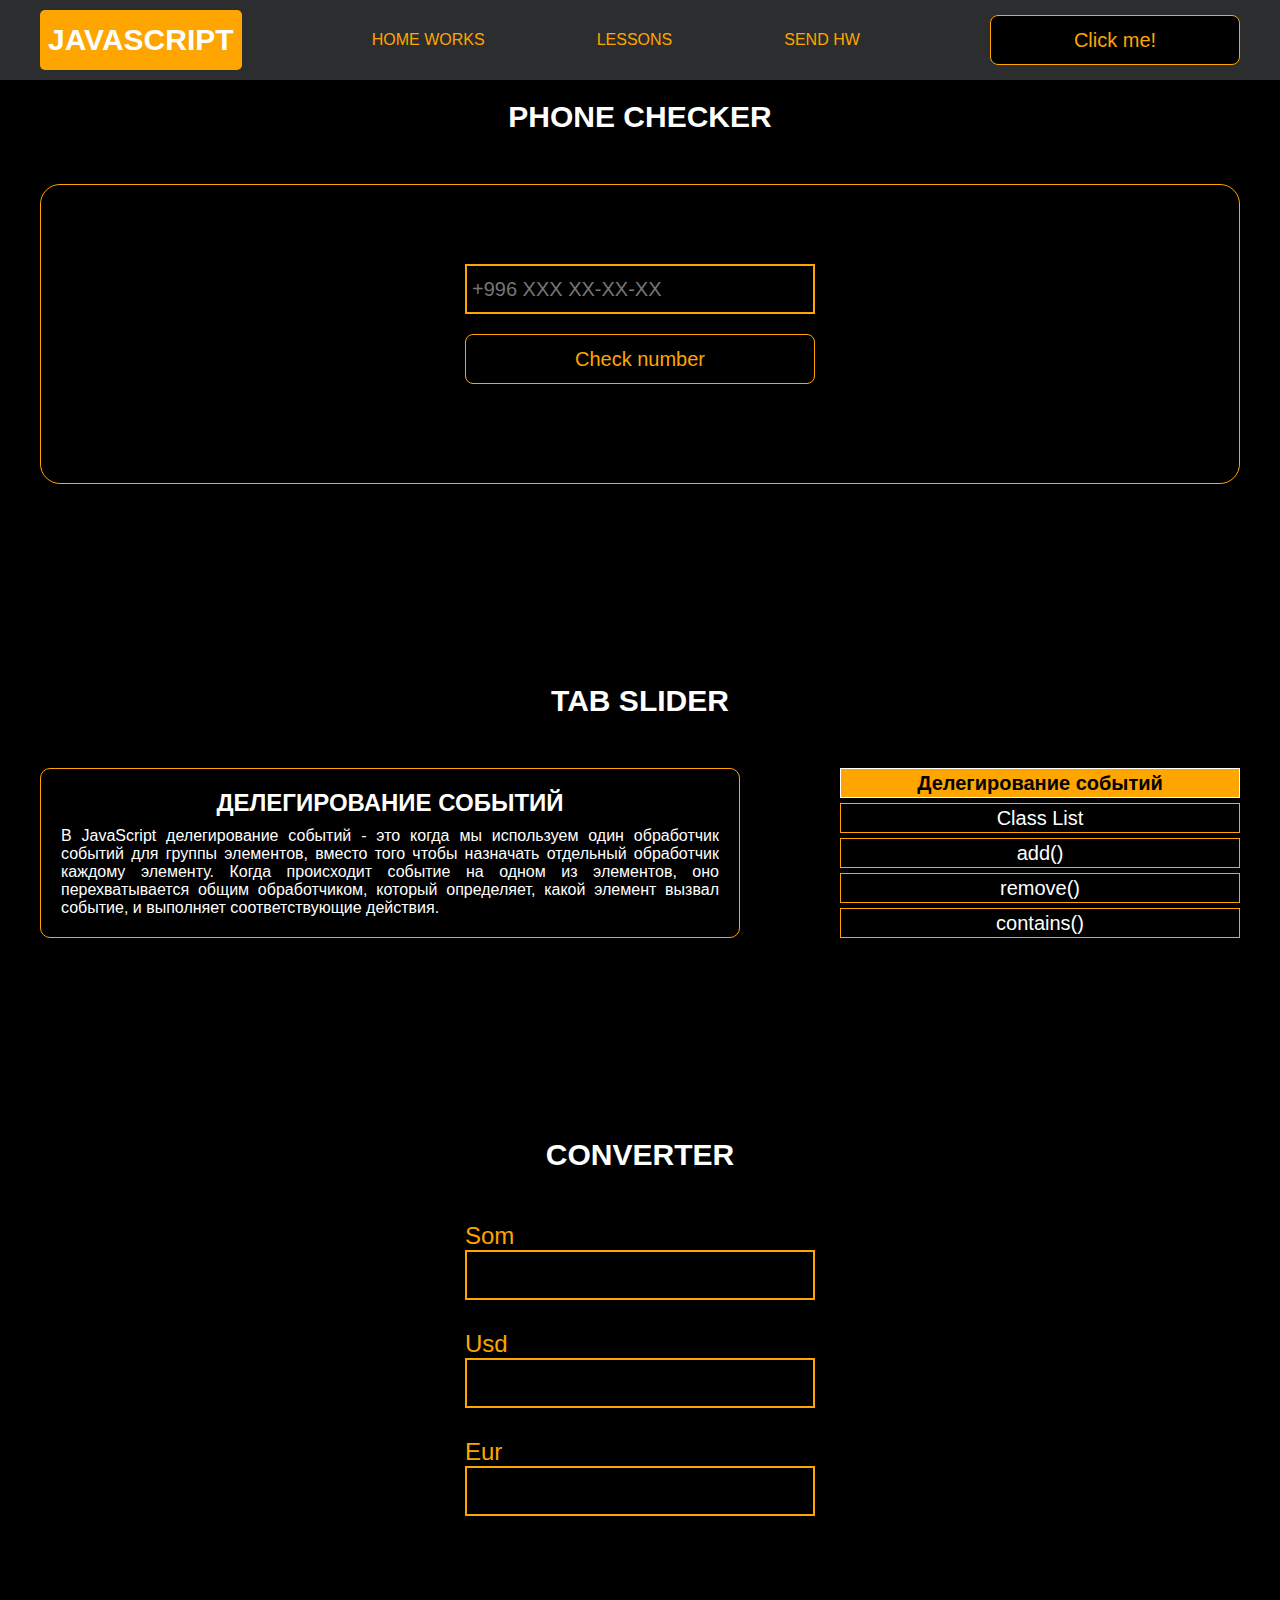
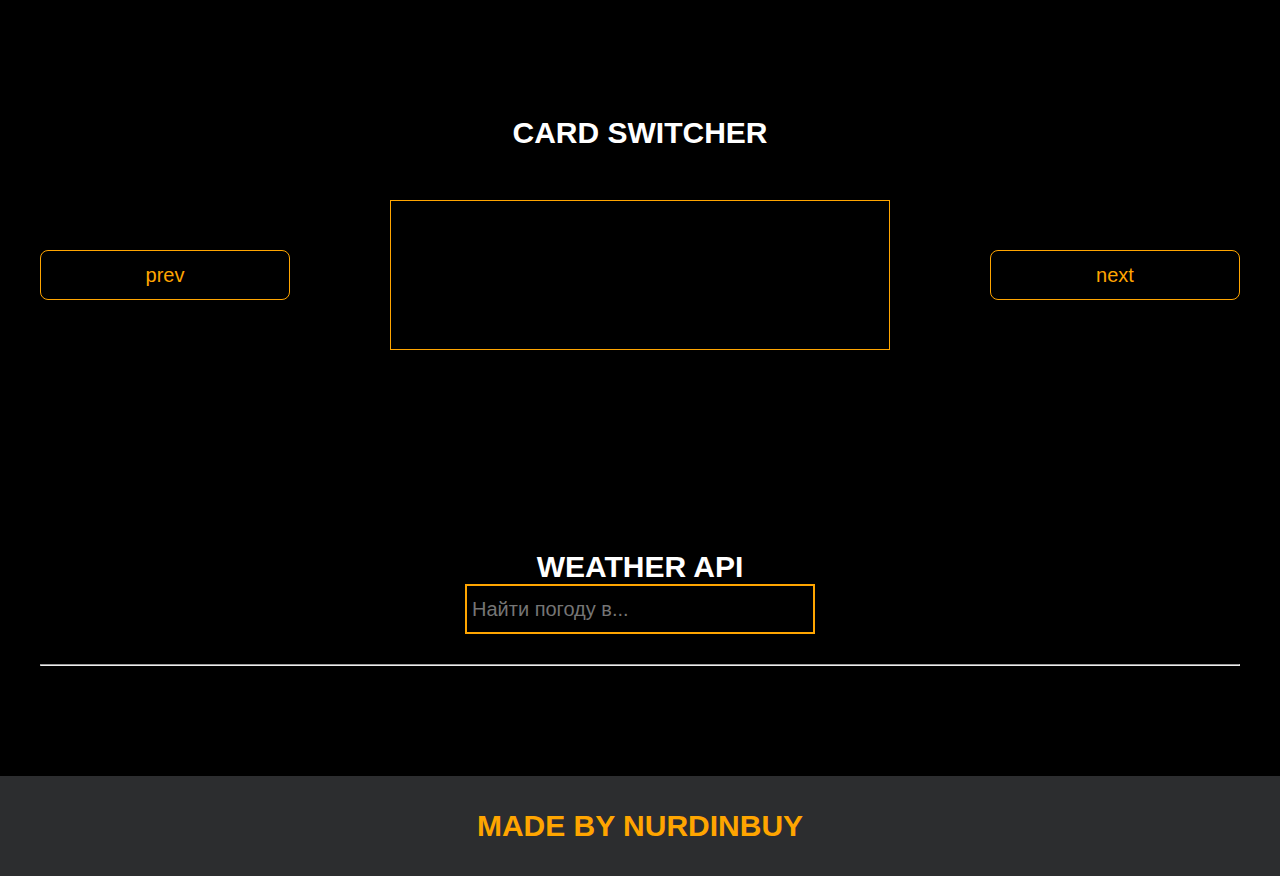
<file: javascript-project_nuria/pages/lessons.html>
<!DOCTYPE html>
<html lang="en">
<head>
    <meta charset="UTF-8">
    <title>Lessons</title>
    <link rel="stylesheet" href="../css/style.css">
    <link rel="stylesheet" href="../css/core.css">
    <link rel="stylesheet" href="../css/lessons.css">

</head>
<body>

<div class="wrapper">
    <div class="header">
        <div class="container">
            <div class="inner_header">
                <a href="../index.html">
                    <div class="logotype">
                        <h2>Java<span>Script</span></h2>
                    </div>
                </a>
                <ul class="menu">
                    <li class="menu_link">
                        <a href="../pages/home_works.html">Home Works</a>
                    </li>
                    <li class="menu_link">
                        <a href="../pages/lessons.html">Lessons</a>
                    </li>
                    <li class="menu_link">
                        <a href="https://t.me/NurDinBuy16" target="_blank">Send hw</a>
                    </li>
                </ul>
                <button class="btn" id="btn-get">Click me!</button>
            </div>
        </div>
    </div>
    <div class="phone_block">
        <div class="container">
            <h3>Phone checker</h3>
            <div class="inner_phone_block">
                <div class="form_phone">
                    <label for="phone_input"></label>
                    <input type="text" id="phone_input" placeholder="+996 XXX XX-XX-XX">
                    <button class="btn" id="phone_button">Check number</button>
                    <span class="checker" id="phone_result"></span>
                </div>
            </div>
        </div>
    </div>
    <div class="tab_slider">
        <div class="container">
            <h3>tab slider</h3>
            <div class="inner_tab_slider">
                <div class="tab_contents_block">
                    <div class="tab_content_block">
                        <h4>Делегирование событий</h4>
                        <p>В JavaScript делегирование событий - это когда мы используем один обработчик событий для
                            группы элементов, вместо того чтобы назначать отдельный обработчик каждому элементу. Когда
                            происходит событие на одном из элементов, оно перехватывается общим обработчиком, который
                            определяет, какой элемент вызвал событие, и выполняет соответствующие действия.</p>
                    </div>
                    <div class="tab_content_block">
                        <h4>classList</h4>
                        <p>classList в JavaScript - это свойство, которое позволяет нам работать с классами элемента
                            HTML. С помощью classList мы можем добавлять, удалять или проверять наличие классов у
                            элемента. Допустим, у нас есть элемент на веб-странице, и мы хотим изменить его классы с
                            помощью JavaScript. Вместо того, чтобы обращаться напрямую к атрибуту class, мы можем
                            использовать свойство classList этого элемента. </p>
                    </div>
                    <div class="tab_content_block">
                        <h4>add()</h4>
                        <p>Метод add позволяет добавить новый класс к списку классов элемента. Например,
                            element.classList.add('new-class') добавит класс с именем "new-class" к элементу.</p>
                    </div>
                    <div class="tab_content_block">
                        <h4>remove()</h4>
                        <p>Метод remove позволяет удалить класс из списка классов элемента. Например,
                            element.classList.remove('old-class') удалит класс с именем "old-class" из элемента.</p>
                    </div>
                    <div class="tab_content_block">
                        <h4>contains()</h4>
                        <p>Метод contains позволяет проверить, содержит ли элемент определенный класс. Он возвращает
                            true, если класс присутствует, и false, если его нет. Например,
                            element.classList.contains('highlight') вернет true, если у элемента есть класс
                            "highlight".</p>
                    </div>
                    <div class="tab_content_items">
                        <div class="tab_content_item tab_content_item_active">Делегирование событий</div>
                        <div class="tab_content_item">Class List</div>
                        <div class="tab_content_item">add()</div>
                        <div class="tab_content_item">remove()</div>
                        <div class="tab_content_item">contains()</div>
                    </div>
                </div>
            </div>
        </div>
    </div>
    <div class="converter">
        <div class="container">
            <h3>CONVERTER</h3>
            <div class="inner_converter">
                <div class="som">
                    <label for="som">Som</label>
                    <input type="number" id="som">
                </div>
                <div class="usd">
                    <label for="usd">Usd</label>
                    <input type="number" id="usd">
                </div>
                <div class="eur">
                    <label for="eur">Eur</label>
                    <input type="number" id="eur">
                </div>
            </div>
        </div>
    </div>

    <div class="card_switcher">
        <div class="container">
            <h3>Card Switcher</h3>
            <div class="inner_card_switcher">
                <button class="btn" id="btn-prev">prev</button>
                <div class="card"></div>
                <button class="btn" id="btn-next">next</button>
            </div>
        </div>
    </div>

    <div class="weather">
        <div class="container">
            <h3>Weather Api</h3>
            <div class="inner_weather">
                <div class="search_block">
                    <input type="text" class="cityName" placeholder="Найти погоду в...">
                </div>
                <div class="weather_result">
                    <p class="city"></p>
                    <hr>
                    <p class="temp"></p>
                </div>
            </div>
        </div>
    </div>

    <div class="footer">
        <div class="container">
            <a href="https://www.instagram.com/nurdinbuy/" target="_blank">
                <div class="inner_footer">
                    <h2>Made by NurDinBuy</h2>
                </div>
            </a>
        </div>
    </div>
</div>

<div class="modal">
    <div class="modal_dialog">
        <div class="modal_content">
            <form action="#">
                <div class="modal_close">&times;</div>
                <div class="modal_title">Мы свяжемся с вами как можно быстрее!</div>
                <input required placeholder="Ваше имя" name="name" type="text" class="modal_input">
                <input required placeholder="Ваш номер телефона" name="phone" type="phone" class="modal_input">
                <button class="btn btn_dark btn_min">Перезвонить мне</button>
            </form>
        </div>
    </div>
</div>


</body>
<script src="../js/lesson.js"></script>
<script src="../js/modal.js"></script>
</html>
</file>
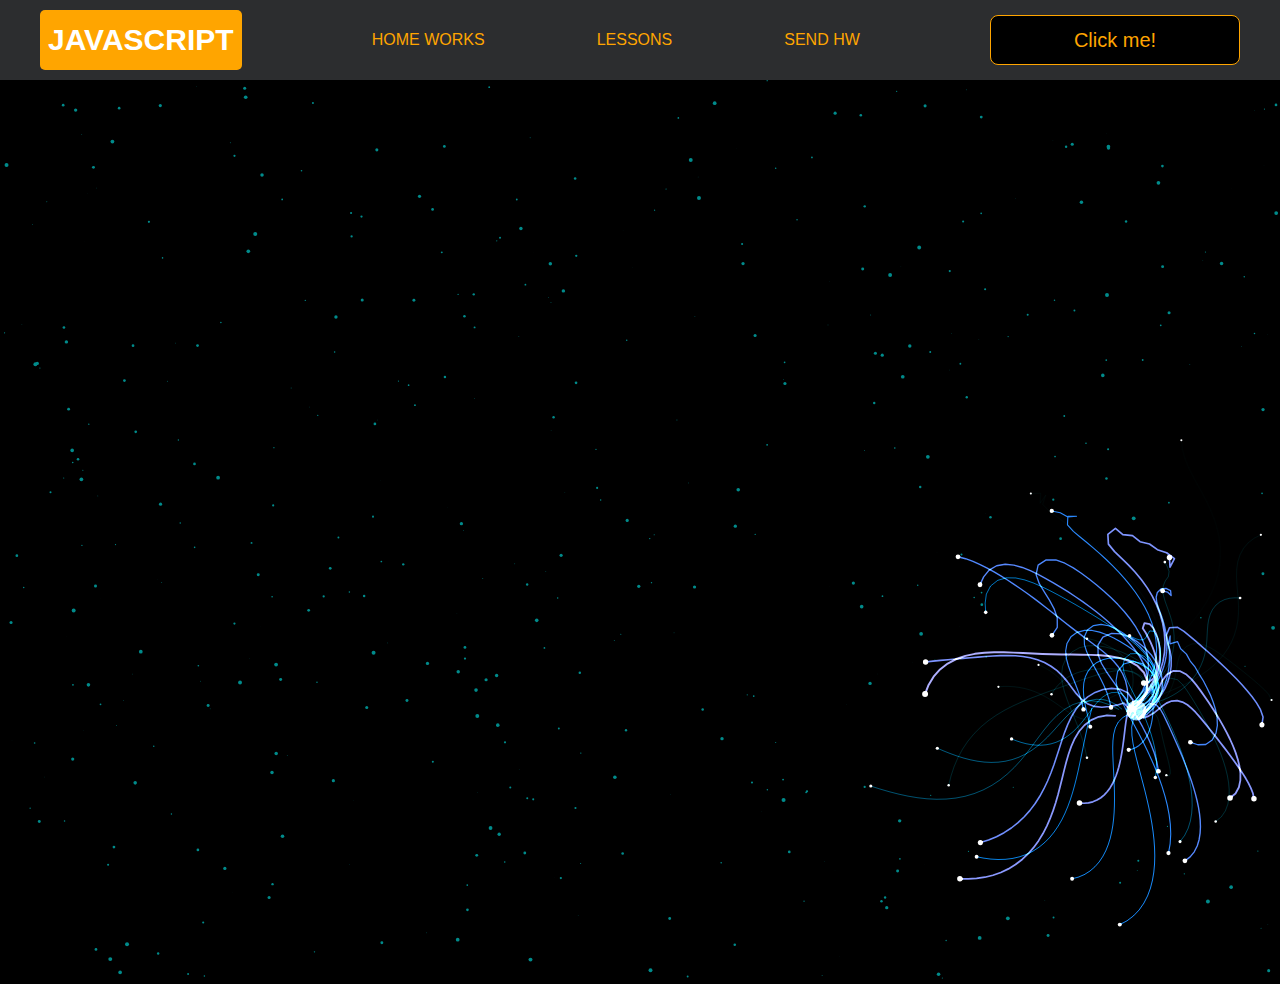
<file: javascript-project_nuria/pages/monster.html>
<!DOCTYPE html>
<html lang="en">
<head>
    <meta charset="UTF-8">
    <title>Monster</title>
    <link rel="stylesheet" href="../css/style.css">
    <link rel="stylesheet" href="../css/core.css">
    <link rel="stylesheet" href="../css/monster.css">
</head>
<body>
<div class="wrapper">
    <div class="header">
        <div class="container">
            <div class="inner_header">
                <a href="../index.html">
                    <div class="logotype">
                        <h2>Java<span>Script</span></h2>
                    </div>
                </a>
                <ul class="menu">
                    <li class="menu_link">
                        <a href="../pages/home_works.html">Home Works</a>
                    </li>
                    <li class="menu_link">
                        <a href="../pages/lessons.html">Lessons</a>
                    </li>
                    <li class="menu_link">
                        <a href="https://t.me/NurDinBuy16" target="_blank">Send hw</a>
                    </li>
                </ul>
                <button class="btn" id="btn-get">Click me!</button>
            </div>
        </div>
    </div>
</div>
<canvas id="canvas"></canvas>

<div class="modal">
    <div class="modal_dialog">
        <div class="modal_content">
            <form action="#">
                <div class="modal_close">&times;</div>
                <div class="modal_title">Мы свяжемся с вами как можно быстрее!</div>
                <input required placeholder="Ваше имя" name="name" type="text" class="modal_input">
                <input required placeholder="Ваш номер телефона" name="phone" type="phone" class="modal_input">
                <button class="btn btn_dark btn_min">Перезвонить мне</button>
            </form>
        </div>
    </div>
</div>

</body>
<script src="../js/monster.js"></script>
<script src="../js/modal.js"></script>
</html>
</file>
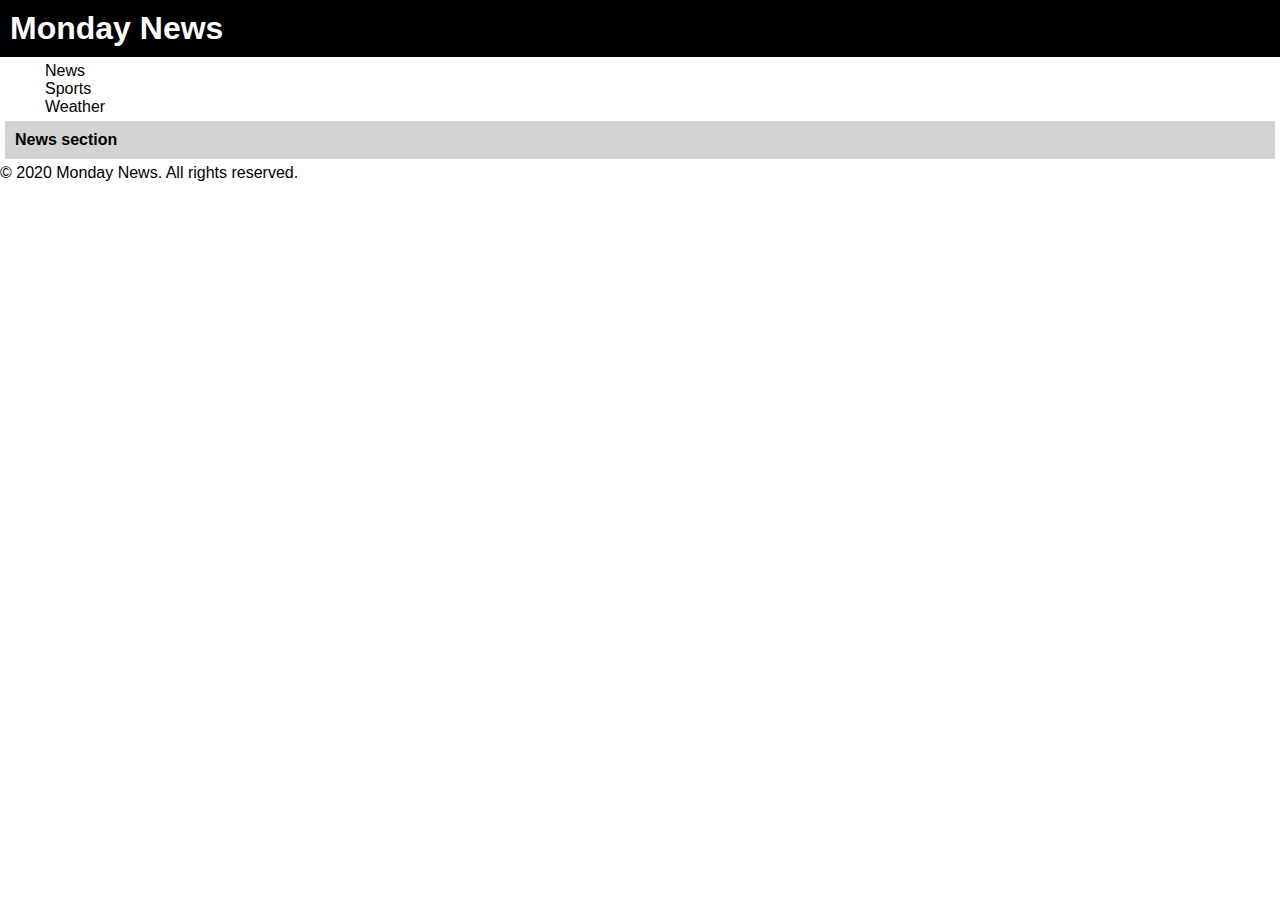
<file: javascript-project_nuria/pages/news.html>
<!DOCTYPE html>
<html lang="en">
<head>
  <meta charset="UTF-8">
  <title>News</title>
  <link rel="stylesheet" href="../css/news.css">

</head>
<body>

<div class="header">
  <h1>Monday News</h1>
</div>

<div class="menu">
  <ul>
    <li>News</li>
    <li>Sports</li>
    <li>Weather</li>
  </ul>
</div>

<div class="content">
  <h4>News section</h4>
  <div class="parent"></div>

</div>

<div id="footer">
  <p>© 2020 Monday News. All rights reserved.</p>
</div>

</body>
<script src="../js/news.js"></script>

</html>
</file>
<file: DZ1_Nuria_25-03/style.css>
.parent {
    width: 500px;
    height: 500px;
    border: 2px solid black;
    /*position: relative;*/
}
.child {
    /*position: absolute;*/
    width: 50px;
    height: 50px;
    background-color: rgba(79, 96, 204, 0.55);
}
</file>
<file: DZ2_Nuria_25-03/css/style.css>
.blocks1 {
    width: 500px;
    height: 500px;
    border: 2px solid black;
    position: relative;
}
.child {
    position: absolute;
    width: 50px;
    height: 50px;
    background-color: red;
}
</file>
<file: DZ7_Nuria_25-03/style.css>
* {
    margin: 0;
    box-sizing: border-box;
    list-style: none;
}

body {
    font-family: Verdana, sans-serif;
}

.header {
    padding: 10px;
    color: #ffffff;
    background-color: #000000;
}
.footer {
    padding: 10px;
    color: #ffffff;
    background-color: #000000;
}
.content {
    margin: 5px;
    padding: 10px;
    background-color: lightgray;
}

.menu {
    display: flex;
    margin: 5px;
    justify-content: space-between;
    align-items: center;
}



.parent{
    display: flex;
    flex-wrap: wrap;
    justify-content: center;
    gap: 20px;

}
.child_div {
    width: 320px;
    border: 2px solid black;
    text-align: center;
    border-radius: 15px;

}
.child_div img{
    width: 100%;
    border-radius: 12px 12px 0 0;

}
h2{
    font-size: 20px;
}
h3{
    font-size: 13px;
}
h4 {
    align-items: center;
}
</file>
<file: javascript-project_nuria/css/style.css>
/* HEADER */

.header {
    height: 80px;
    background: #2c2d2f;
    display: flex;
    align-items: center;
    width: 100%;
    position: fixed;
    top: 0;
    z-index: 2;
}

.inner_header {
    height: 100%;
    display: flex;
    align-items: center;
    justify-content: space-between;
}

/* LOGOTYPE */

.logotype {
    display: flex;
    align-items: center;
    justify-content: center;
    font-size: 22px;
    height: 60px;
    width: fit-content;
    background: var(--orange);
    padding: 8px;
    color: white;
    border-radius: 5px;
    cursor: pointer;
}

/* HEADER MENU */

.menu {
    display: flex;
    justify-content: space-around;
    width: 600px;
}

.menu_link a {
    color: var(--orange);
    text-transform: uppercase;
}

.menu_link a:hover {
    text-decoration: underline;
}

/* MAIN BLOCK */

.main_block {
    padding: 100px 0;
    background: black;
}

/* BUTTONS COLOR PICKER */

.colors-buttons {
    display: flex;
    justify-content: space-between;
    margin-top: 50px;
}

.btn-color {
    border-radius: 20px;
    border-color: white !important;
}

/* FOOTER */

.footer {
    background: #2c2d2f;
    width: 100%;
}

.inner_footer {
    display: flex;
    align-items: center;
    justify-content: center;
    height: 100px;
}

.footer h2 {
    text-transform: uppercase;
    color: var(--orange);
    font-weight: 600;
}


/* SLIDER BLOCK */

.slider_block {
    padding: 100px 0;
    background: black;
}

.slider {
    position: relative;
    width: 100%;
    height: 300px;
    overflow: hidden;
    border: 3px solid var(--orange);
    border-radius: 20px;
    display: flex;
    align-items: center;
    justify-content: space-between;
    padding: 0 30px;
}

.slide {
    position: absolute;
    top: 60px;
    left: 0;
    width: 100%;
    height: 100%;
    display: none;
    transition: opacity 0.5s ease-in-out;
}

.slide_card {
    color: white;
    margin: 0 auto;
    width: 500px;
    text-align: center;
}

.slide_card h3 {
    color: white;
    text-transform: uppercase;
    font-size: 22px;
}

.slide_card p {
    font-size: 16px;
    text-align: justify;
    margin: 10px 0;
}

.slide_card a {
    color: var(--orange);
    text-decoration: underline;
}

.slide.active_slide {
    display: block;
}

/* VIDEO BLOCK */

.block_video {
    background: black;
    padding: 100px 0;
}

.inner_block_video {
    display: flex;
    justify-content: center;
    margin-top: 50px;
}

/* MODAL */

.modal {
    position: fixed;
    height: 100%;
    width: 100%;
    top: 0;
    left: 0;
    z-index: 2;
    background: rgba(0, 0, 0, 0.8);
    display: none;
}

.modal_dialog {
    max-width: 500px;
    margin: 150px auto;
}

.modal_content {
    position: relative;
    width: 100%;
    padding: 40px;
    background-color: black;
    border: 2px solid var(--orange);
    border-radius: 4px;
    max-height: 80vh;
    overflow-y: auto;
}

.modal_content form {
    display: flex;
    flex-direction: column;
    align-items: center;
}

.modal_close {
    position: absolute;
    top: 8px;
    right: 14px;
    font-size: 30px;
    color: red;
    opacity: 0.5;
    font-weight: 700;
    border: none;
    background-color: transparent;
    cursor: pointer;
}

.modal_title {
    text-align: center;
    font-size: 22px;
    text-transform: uppercase;
    color: white;
}

.modal_input, .btn_min {
    width: 100% !important;
    margin-top: 10px;
}


/*-------BOTTLE-------*/

.botlle {
    background: black;
    padding: 100px 0;
}

.bottle_inner {
    display: flex;
    justify-content: center;
    align-items: center;
}

.bowl {
    position: relative;
    width: 300px;
    height: 300px;
    background: rgba(255, 255, 255, 0.1);
    border-radius: 50%;
    border: 8px solid transparent;
    animation: animate 5s linear infinite;
    transform-origin: bottom center;
    animation-play-state: run;
}

@keyframes animate {
    0% {
        transform: rotate(0deg);
    }
    25% {
        transform: rotate(22deg);
    }
    50% {
        transform: rotate(0deg);
    }
    75% {
        transform: rotate(-22deg);
    }
    100% {
        filter: hue-rotate(360deg);
    }
}

.bowl::before {
    content: "";
    position: absolute;
    top: -15px;
    left: 50%;
    transform: translateX(-50%);
    width: 40%;
    height: 30px;
    border: 15px solid #444;
    border-radius: 50%;
    box-shadow: 0 10px #222;

}

.bowl::after {
    content: "";
    position: absolute;
    top: 35%;
    left: 50%;
    transform: translate(-50%, -50%);
    width: 150px;
    height: 60px;
    background: rgba(255, 255, 255, 0.05);
    transform-origin: center;
    animation: animatebowlshadow 5s linear infinite;
    border-radius: 50%;
    animation-play-state: running;

}


@keyframes animatebowlshadow {
    0% {
        left: 50%;
        width: 150px;
        height: 60px;
    }
    25% {
        left: 55%;
        width: 140px;
        height: 65px;
    }
    50% {
        left: 50%;
        width: 150px;
        height: 60px;
    }
    75% {
        left: 45%;
        width: 140px;
        height: 65px;
    }
    100% {


    }
}


.liquid {
    position: absolute;
    top: 50%;
    left: 5px;
    right: 5px;
    bottom: 5px;
    background: #1ae907;
    border-bottom-left-radius: 150px;
    border-bottom-right-radius: 150px;
    filter: drop-shadow(0 0 80px #1ae907);
    transform-origin: top center;
    animation: animateliquid 5s linear infinite;
    animation-play-state: running;
}

@keyframes animateliquid {
    0% {
        transform: rotate(0deg);
    }
    25% {
        transform: rotate(-22deg);
    }
    30% {
        transform: rotate(-23deg);
    }
    50% {
        transform: rotate(0deg);
    }
    75% {
        transform: rotate(22deg);
    }
    80% {
        transform: rotate(23deg);
    }
    100% {
        transform: rotate(0deg);
    }


}

.liquid::before {
    content: "";
    position: absolute;
    top: -10px;
    width: 100%;
    height: 20px;
    background: #15be05;
    border-radius: 50%;
    filter: drop-shadow(0 0 80px #15be05);
}

.shadow {
    position: absolute;
    top: calc(50% + 150px);
    left: 50%;
    transform: translate(-50%, -50%);
    width: 260px;
    height: 40px;
    background: rgba(0, 0, 0, 0.5);
    border-radius: 50%;
    animation: animateshadow 5s linear infinite;
    animation-play-state: running;

}

@keyframes animateshadow {
    0% {
        left: 50%;
        width: 260px;
        height: 40px;
        top: calc(50% + 150px);

    }

    25% {
        left: 55%;
        width: 265px;
        height: 30px;
        top: calc(50% + 130px);

    }
    50% {
        left: 50%;
        width: 260px;
        height: 40px;
        top: calc(50% + 150px);

    }
    75% {
        left: 45%;
        width: 265px;
        height: 30px;
        top: calc(50% + 130px);

    }
    100% {
    }
}
</file>
<file: javascript-project_nuria/css/core.css>
* {
    margin: 0;
    padding: 0;
    box-sizing: border-box;
}

.container {
    width: 1200px;
    margin: 0 auto;
}

body {
    font-family: "Britannic Bold", sans-serif;
    background: #c2d0d0;
}

.btn {
    width: 250px;
    height: 50px;
    font-size: 20px;
    cursor: pointer;
    border: 1px solid var(--orange);
    background: black;
    color: var(--orange);
    border-radius: 8px;
}

.btn:hover {
    background: #414349;
}

.btn:active {
    background: #56585D;
    border: 2px solid var(--orange);
}

a {
    text-decoration: none;
}

li {
    list-style: none;
}

h1 {
    text-align: center;
    font-size: 70px;
    color: white;
    margin: 0 auto;
    text-transform: uppercase;
    font-weight: 600;
}

h2 {
    text-align: center;
    font-size: 30px;
    color: white;
    margin: 0 auto;
    text-transform: uppercase;
    font-weight: 600;
}

h3 {
    text-align: center;
    font-size: 30px;
    color: white;
    margin: 0 auto;
    text-transform: uppercase;
    font-weight: 600;
}

h4 {
    font-size: 24px;
    color: white;
    text-transform: uppercase;
    font-weight: 600;
}

strong {
    color: #F79300;
}

label {
    font-size: 24px;
    color: var(--orange);
}

input {
    width: 350px;
    height: 50px;
    font-size: 20px;
    padding-left: 5px;
    color: var(--orange);
    background: black;
    border: 2px solid var(--orange);
}

.checker {
    color: white;
    font-size: 30px;
}

.btn-slide {
    display: block;
    width: 100px;
    height: 100px;
    background: var(--orange);
    color: black;
    font-size: 20px;
    text-transform: uppercase;
    border-radius: 50%;
    font-weight: 800;
    z-index: 1;
}

.btn-slide:hover {
    background: #b68733 !important;
    cursor: pointer;
    color: white;
}

:root {
    --orange: orange
}
</file>
<file: DZ3_Nuria_25-03/Food/css/style.css>
* {
    box-sizing: border-box;
    margin: 0;
    padding: 0;
    font-family: Roboto, sans-serif;
}

a {
    text-decoration: none;
}

.btn {
    width: 220px;
    height: 65px;
    display: flex;
    justify-content: center;
    align-items: center;
    background-color: #fff;
    font-size: 18px;
    font-weight: 700;
    border: 1px solid rgba(0, 0, 0, 0.2);
    box-shadow: 0 4px 15px rgba(0, 0, 0, 0.2);
    cursor: pointer;
    transition: 0.3s all;
    outline: 0;
}

.btn_white {
    background-color: #fff;
}

.btn_dark {
    background-color: #303030;
    color: #fff;
    border: none;
}

.btn_min {
    height: 50px;
}

.btn:hover {
    box-shadow: 0 4px 30px rgba(0, 0, 0, 0.3);
}

.container {
    max-width: 1200px;
    margin: 0 auto;
}

.divider {
    width: 330px;
    height: 1px;
    margin: 0 auto;
    background-color: rgba(0, 0, 0, 0.5);
}

.title {
    font-size: 36px;
    font-weight: 400;
}

.header {
    display: flex;
    justify-content: space-between;
    align-items: center;
    height: 150px;
    padding: 0 100px;
}

.header__left-block {
    display: flex;
    justify-content: space-between;
    min-width: 550px;
}

.header__logo {
    max-width: 170px;
}

.header__logo img {
    width: 100%;
}

.header__links {
    display: flex;
    align-items: center;
}

.header__link {
    position: relative;
    margin-right: 45px;
    font-weight: 700;
    font-size: 18px;
    color: #303030;
}

.header__link:after {
    content: "";
    position: absolute;
    display: block;
    width: 110%;
    left: -5%;
    bottom: -1px;
    z-index: -1;
    height: 8px;
    background: #54ed39;
}

.header__link:last-child {
    margin-right: 0;
}

.sidepanel {
    position: fixed;
    left: 60px;
    top: 240px;
    height: 400px;
    width: 25px;
    display: flex;
    flex-direction: column;
    justify-content: space-between;
    align-items: center;
}

.sidepanel__text {
    width: 120px;
    height: 120px;
    font-size: 14px;
}

.sidepanel__text span {
    display: flex;
    transform: rotate(-90deg) translateX(-50px);
}

.sidepanel__divider {
    width: 1px;
    height: 165px;
    background-color: #000;
}

.sidepanel__icon {
    width: 24px;
    height: 24px;
}

.sidepanel__icon img {
    width: 100%;
}

.preview {
    padding: 28px 0 100px 0;
    position: relative;
}

.preview__life {
    font-weight: 700;
    font-size: 20px;
    margin-left: 35px;
    margin-top: 35px;
}

.bgc_blue {
    position: absolute;
    right: 0;
    top: -155px;
    width: 50vw;
    height: 900px;
    background: rgba(146, 242, 255, 0.15);
    z-index: -1;
}

.tabcontainer {
    display: flex;
    width: 1130px;
    margin: 0 auto;
    box-shadow: 0 4px 30px rgba(0, 0, 0, 0.25);
}

.tabcontent {
    width: 850px;
    position: relative;
}

.tabcontent img {
    width: 100%;
    height: 100%;
    object-fit: cover;
}

.tabcontent__descr {
    position: absolute;
    top: 300px;
    right: -177px;
    width: 550px;
    height: 359px;
    background: rgba(251, 254, 93, 0.8);
    padding: 50px;
    font-size: 24px;
    font-weight: 300;
    line-height: 36px;
    color: rgba(0, 0, 0, 0.7);
}

.tabheader {
    width: 280px;
    padding: 35px 30px;
    background-color: #fff;
}

.tabheader h3 {
    font-weight: 700;
    font-size: 16px;
}

.tabheader__items {
    margin-top: 35px;
    padding-left: 26px;
    border-left: 1px solid #000;
}

.tabheader__item {
    font-weight: 700;
    font-size: 18px;
    font-weight: 300;
    margin-top: 10px;
    color: rgba(0, 0, 0, 0.6);
    cursor: pointer;
    transition: 0.3s all;
}

.tabheader__item_active {
    color: #000;
    font-size: 22px;
    font-weight: 700;
}

.offer {
    padding: 70px 0 100px 0;
    position: relative;
}

.offer .container {
    display: flex;
    justify-content: space-between;
}

.offer .bgc_y {
    position: absolute;
    width: 1109px;
    height: 780px;
    background: rgba(243, 255, 222, 0.45);
    z-index: -1;
    top: 50px;
}

.offer__text {
    width: 580px;
}

.offer__descr {
    font-size: 18px;
    margin-top: 30px;
    font-weight: 300;
    line-height: 24px;
}

.offer__action {
    display: flex;
    align-items: center;
    justify-content: flex-end;
}

.offer__advantages {
    width: 330px;
    margin-top: 50px;
}

.offer__advantages h2 {
    font-weight: 700;
    font-size: 20px;
    margin-top: 20px;
}

.offer__advantages h2:first-child {
    margin-top: 70px;
}

.offer__advantages-text {
    margin-top: 20px;
    font-size: 18px;
    font-weight: 300;
    line-height: 21px;
}

.offer__slider {
    width: 650px;
    margin-top: 50px;
    display: flex;
    flex-direction: column;
    align-items: flex-end;
}

.offer__slider-counter {
    display: flex;
    width: 180px;
    align-items: center;
    font-size: 24px;
    color: rgba(0, 0, 0, 0.5);
}

.offer__slider-wrapper {
    width: 100%;
    margin-top: 15px;
    box-shadow: 0 4px 30px rgba(0, 0, 0, 0.25);
}

.offer__slider-prev {
    margin-right: 10px;
    cursor: pointer;
}

.offer__slider-next {
    margin-left: 10px;
    cursor: pointer;
}

.offer__slider #current {
    font-size: 48px;
    font-weight: 700;
    color: #000;
}

.offer__slide {
    width: 100%;
    height: 390px;
}

.offer__slide img {
    width: 100%;
    height: 100%;
    object-fit: cover;
}

.calculating {
    padding: 50px 0;
}

.calculating .title {
    text-align: center;
}

.calculating__field {
    width: 100%;
    margin-top: 50px;
    background: rgba(146, 242, 255, 0.15);
    padding: 30px 0 40px 0;
}

.calculating__subtitle {
    text-align: center;
    font-size: 18px;
    font-weight: 700;
    margin-top: 30px;
}

.calculating__subtitle:first-child {
    margin-top: 0;
}

.calculating #gender:after {
    content: "";
    position: absolute;
    top: 50%;
    transform: translateY(-50%);
    display: block;
    width: 16px;
    height: 16px;
    background: url(../icons/switch.svg) center center/cover no-repeat;
}

.calculating__choose {
    position: relative;
    display: flex;
    margin-top: 30px;
    justify-content: center;
}

.calculating__choose-item {
    display: flex;
    align-items: center;
    justify-content: center;
    width: 170px;
    height: 50px;
    padding: 0 10px;
    background: #fff;
    box-shadow: 0 4px 15px rgba(0, 0, 0, 0.2);
    border: none;
    text-align: center;
    font-size: 14px;
    cursor: pointer;
    outline: 0;
    transition: 0.3s all;
}

.calculating__choose-item_active {
    color: #fff;
    background-color: #54ed39;
}

.calculating__choose_medium {
    width: 743px;
    justify-content: space-between;
    margin: 30px auto 0 auto;
}

.calculating__choose_big {
    width: 930px;
    justify-content: space-between;
    margin: 30px auto 0 auto;
}

.calculating__choose_big .calculating__choose-item {
    width: 200px;
}

.calculating__divider {
    width: 490px;
    height: 1px;
    margin: 40px auto;
    background-color: rgba(0, 0, 0, 0.2);
}

.calculating__total {
    width: 490px;
    margin: 0 auto;
    display: flex;
    justify-content: space-between;
    align-items: center;
}

.calculating__result {
    font-size: 18px;
    font-weight: 700;
}

.calculating__result span {
    font-size: 42px;
}

.menu {
    padding: 40px 0 50px 0;
}

.menu .container {
    display: flex;
    justify-content: space-between;
    align-items: flex-start;
}

.menu .title {
    text-align: center;
}

.menu__field {
    margin-top: 50px;
    padding: 50px 0;
    width: 100%;
    background: rgba(249, 254, 126, 0.25);
}

.menu__item {
    width: 320px;
    min-height: 450px;
    background: #fff;
    box-shadow: 0 4px 25px rgba(0, 0, 0, 0.25);
    font-size: 16px;
    font-weight: 300;
}

.menu__item img {
    width: 100%;
    height: 200px;
    object-fit: cover;
}

.menu__item-subtitle {
    font-weight: 700;
    font-size: 18px;
    padding: 0 20px;
    margin-top: 20px;
}

.menu__item-descr {
    margin-top: 20px;
    padding: 0 20px;
}

.menu__item-divider {
    width: 100%;
    height: 1px;
    background-color: rgba(0, 0, 0, 0.25);
    margin-top: 40px;
}

.menu__item-price {
    display: flex;
    justify-content: space-between;
    align-items: center;
    padding: 10px 20px;
}

.menu__item-price span {
    font-size: 24px;
    font-weight: 700;
}

.order {
    padding-bottom: 80px;
}

.order .title {
    text-align: center;
}

.order__form {
    margin-top: 70px;
    padding: 0 100px;
    display: flex;
    justify-content: space-between;
    align-items: center;
}

.order__form img {
    transform: scale(1.5);
}

.order__input {
    width: 280px;
    height: 50px;
    background: #fff;
    box-shadow: 0 4px 15px rgba(0, 0, 0, 0.2);
    border: none;
    font-size: 18px;
    text-align: center;
    padding: 0 20px;
    outline: 0;
}

.promotion {
    padding: 70px 0 240px 0;
    position: relative;
}

.promotion .container {
    display: flex;
}

.promotion .bgc_y {
    position: absolute;
    width: 50%;
    height: 499px;
    background: rgba(243, 255, 222, 0.35);
    z-index: -1;
    top: -50px;
    left: 0;
}

.promotion__text {
    width: 50%;
}

.promotion__descr {
    margin-top: 40px;
    font-size: 20px;
    line-height: 24px;
    font-weight: 300;
}

.promotion__descr span {
    font-weight: 700;
    font-size: 26px;
}

.promotion__timer {
    width: 50%;
}

.promotion__timer .title {
    text-align: right;
}

.promotion__timer .timer {
    margin-top: 60px;
    padding-left: 95px;
    display: flex;
    justify-content: space-between;
    align-items: center;
}

.promotion__timer .timer__block {
    width: 102px;
    height: 120px;
    background: #fff;
    box-shadow: 0 4px 20px rgba(0, 0, 0, 0.25);
    font-size: 16px;
    font-weight: 300;
    text-align: center;
}

.promotion__timer .timer__block span {
    display: block;
    margin-top: 20px;
    margin-bottom: 5px;
    font-size: 56px;
    font-weight: 700;
}

.footer {
    min-height: 180px;
    background-color: #303030;
    padding: 45px 0 50px 0;
    color: #fff;
}

.footer .container {
    height: 100%;
    display: flex;
    justify-content: space-between;
    align-items: flex-end;
}

.footer .subtitle {
    font-size: 20px;
}

.footer .link {
    display: block;
    margin-top: 15px;
    font-size: 16px;
    color: #fff;
}

.footer .call {
    text-align: right;
}

.modal {
    position: fixed;
    top: 0;
    left: 0;
    z-index: 1050;
    display: none;
    width: 100%;
    height: 100%;
    overflow: hidden;
    background-color: rgba(0, 0, 0, 0.5);
}

.modal__dialog {
    max-width: 500px;
    margin: 40px auto;
}

.modal__content {
    position: relative;
    width: 100%;
    padding: 40px;
    background-color: #fff;
    border: 1px solid rgba(0, 0, 0, 0.2);
    border-radius: 4px;
    max-height: 80vh;
    overflow-y: auto;
}

.modal__close {
    position: absolute;
    top: 8px;
    right: 14px;
    font-size: 30px;
    color: #000;
    opacity: 0.5;
    font-weight: 700;
    border: none;
    background-color: transparent;
    cursor: pointer;
}

.modal__title {
    text-align: center;
    font-size: 22px;
    text-transform: uppercase;
}

.modal__input {
    display: block;
    margin: 20px auto 20px auto;
    width: 280px;
    height: 50px;
    background: #fff;
    box-shadow: 0 4px 15px rgba(0, 0, 0, 0.2);
    border: none;
    font-size: 18px;
    text-align: center;
    padding: 0 20px;
    outline: 0;
}

.modal .btn {
    display: block;
    width: 280px;
    margin: 0 auto;
}
.hide {
    display: none;
}
.show {
    display: block;
}
.fade {
    animation: fade 1.7s linear;
}

@keyframes fade {
    0% {
        opacity: .1;
    }
    100% {
        opacity: 1;
    }
}
</file>
<file: javascript-project_nuria/css/home_works.css>
/* GMAIL BLOCK */

.gmail_block {
    background: black;
    padding: 100px 0;
}

.inner_gmail_block {
    margin-top: 50px;
    display: flex;
    justify-content: space-evenly;
    border: 1px solid var(--orange);
    height: 300px;
    border-radius: 20px;
    align-items: center;
}

.form_gmail {
    display: flex;
    flex-direction: column;
    align-items: center;
}

.form_gmail button {
    width: 100%;
    margin: 20px 0;
}

/* MOVE BLOCK */

.move_block {
    background: black;
    padding: 100px 0;
}

.parent_block {
    height: 500px;
    width: 500px;
    border: 1px solid var(--orange);
    position: relative;
    margin: 0 auto;
    border-radius: 20px;
    padding: 50px;
}

.inner_parent_block {
    height: 400px;
    width: 400px;
    border: 1px solid var(--orange);
    border-radius: 18px;
}

.child_block {
    position: absolute;
    top: 0;
    width: 50px;
    height: 50px;
    border: 5px dashed red;
    border-radius: 50%;
    transition: all 0.1s ease;
    animation: rotate 0.1s linear infinite;
}

@keyframes rotate {
    from {
        transform: rotate(-360deg);
    }
}

.inner_move_block {
    margin-top: 50px;
}

/*----ANALOG CLOCK-----*/

.clock {
    --clock-size: 360px;
    width: var(--clock-size);
    height: var(--clock-size);
    position: absolute;
    inset: 0;
    margin: auto;
    border-radius: 50%;
    color: white;
}

.spike {
    position: absolute;
    width: 8px;
    height: 1px;
    background: #fff9;
    line-height: 20px;
    transform-origin: 50%;
    z-index: 5;
    inset: 0;
    margin: auto;
    font-style: normal;
    transform: rotate(var(--rotate)) translateX(var(--dail-size));
}
.spike:nth-child(5n+1) {
    box-shadow: -7px 0 #fff9;
}
.spike:nth-child(5n+1):after {
    content: attr(data-i);
    position: absolute;
    right: 22px;
    top: -10px;
    transition: 1s linear;
    transform: rotate(calc( var(--dRotate) - var(--rotate)));
}

.seconds {
    --dRotate: 0deg;
    --dail-size: calc((var(--clock-size)/ 2) - 8px);
    font-weight: 800;
    font-size: 18px;
    transform: rotate(calc( -1 * var(--dRotate)));
    position: absolute;
    inset: 0;
    margin: auto;
    transition: 1s linear;
}

.minutes {
    --dail-size: calc((var(--clock-size)/ 2) - 65px);
    font-size: 16px;
    transform: rotate(calc( -1 * var(--dRotate)));
    position: absolute;
    inset: 0;
    margin: auto;
    transition: 1s linear;
}

.stop-anim {
    transition: 0s linear;
}
.stop-anim .spike:after {
    transition: 0s linear !important;
}

.hour {
    font-size: 70px;
    font-weight: 900;
    position: absolute;
    left: 50%;
    top: 50%;
    transform: translate(-50%, -50%);
}

.minute {
    font-size: 36px;
    font-weight: 900;
    position: absolute;
    background: #000;
    z-index: 10;
    right: calc(var(--clock-size)/ 4.5);
    top: 50%;
    transform: translateY(-50%);
}
.minute:after {
    content: "";
    position: absolute;
    border: 2px solid #fff;
    border-right: none;
    height: 50px;
    left: -10px;
    top: 50%;
    border-radius: 40px 0 0 40px;
    width: calc(var(--clock-size)/ 2.75);
    transform: translatey(-50%);
}


/*-------STOP WATCH------ */

.time {
    color: white;
    display: flex;
    justify-content: center;
    font-size: 80px;
    height: 100px;
    width: 100%;
    border-bottom: 1px solid var(--orange);
    margin-top: 40px;
}

.time_block {
    display: flex;
    width: 500px;
    justify-content: space-between;
}

.stopwatch {
    padding: 100px 0;
    background: black;
}

.time_buttons {
    margin-top: 30px;
    width: 100%;
    display: flex;
    justify-content: space-between;
}
</file>
<file: javascript-project_nuria/css/lessons.css>
/* PHONE CHECKER */

.phone_block {
    background: black;
    padding: 100px 0;
}

.inner_phone_block {
    margin-top: 50px;
    display: flex;
    justify-content: space-evenly;
    border: 1px solid var(--orange);
    height: 300px;
    border-radius: 20px;
    align-items: center;
}

.form_phone {
    display: flex;
    flex-direction: column;
    align-items: center;
}

.form_phone button {
    width: 100%;
    margin: 20px 0;
}

/* TAB SLIDER */

.tab_slider {
    background: black;
    padding: 100px 0;
}

.tab_content_block {
    width: 700px;
    border: 1px solid var(--orange);
    padding: 20px;
    border-radius: 10px;
    text-align: center;
    display: flex;
    align-items: center;
    flex-direction: column;
    justify-content: center;
    height: 170px;
}

.tab_content_block p {
    color: white;
    margin-top: 10px;
    text-align: justify;
}

.tab_content_items {
    width: 400px;
    display: flex;
    flex-direction: column;
    row-gap: 5px;
}

.tab_content_item {
    padding: 10px;
    height: 30px;
    color: white;
    border: 1px solid var(--orange);
    text-align: center;
    font-size: 20px;
    cursor: pointer;
    display: grid;
    place-content: center;
}

.tab_content_item_active {
    background: var(--orange);
    color: black;
    font-weight: 600;
    border: 1px solid white;
}

.tab_contents_block {
    display: flex;
    justify-content: space-between;
    align-items: center;
    margin-top: 50px;
}

/*------CARD SWITCHER------*/

.card_switcher {
    background-color: black;
    padding: 100px 0;
}

.card {
    width: 500px;
    height: 150px;
    border: 1px solid var(--orange);
    text-align: center;
    display: flex;
    flex-direction: column;
    justify-content: space-around;
    align-items: center;
    padding: 10px;
}

.card p {
    color: var(--orange);
    font-size: 20px;
}

.card span {
    color: white;
    font-size: 30px;
}

.inner_card_switcher {
    margin-top: 50px;
    display: flex;
    align-items: center;
    justify-content: space-between;
}


/*-------CONVERTER--------*/


.converter {
    padding: 100px 0;
    background-color: black;
}

.inner_converter {
    display: flex;
    align-items: center;
    justify-content: center;
    flex-direction: column;
    gap: 30px;
    margin-top: 50px;
}

.inner_converter > div {
    display: flex;
    flex-direction: column;
}

/*------WEATHER------*/

.weather {
    padding: 100px 0;
    background-color: black;
}

.inner_weather > div{
    display: flex;
    flex-direction: column;
    align-items: center;
    gap: 10px;
    color: white;
    font-size: 25px;
}

.inner_weather {
    display: flex;
    flex-direction: column;
    gap: 20px;
}

.inner_weather hr {
    width: 100%;
}
</file>
<file: javascript-project_nuria/css/monster.css>
body,
html {
    margin: 0;
    padding: 0;
    position: fixed;
    background: black;
}

.header {
    position: static !important;
}

.buymeacoffee {
    text-decoration: none;
    position: fixed;
    right: 2rem;
    bottom: 2rem;
    background: #FFDD00;
    width: 3.5rem;
    height: 3.5rem;
    border-radius: 50%;
    transition: all 0.1s linear;
    box-shadow: 0.2rem 0.2rem 0.5rem rgba(0, 0, 0, 0.2);
    z-index: 1000;
    display: flex;
    align-items: center;
    justify-content: center;
}

.buymeacoffee:hover {
    width: 4rem;
    height: 4rem;
    line-height: 4rem;
}
</file>
<file: javascript-project_nuria/css/news.css>
* {
    margin: 0;
    box-sizing: border-box;
    list-style: none;
}

body {
    font-family: Verdana, sans-serif;
}

.header {
    padding: 10px;
    color: #ffffff;
    background-color: #000000;
}
.footer {
    padding: 10px;
    color: #ffffff;
    background-color: #000000;
}
.content {
    margin: 5px;
    padding: 10px;
    background-color: lightgray;
}

.menu {
    display: flex;
    margin: 5px;
    justify-content: space-between;
    align-items: center;
}




.parent{
    display: flex;
    flex-wrap: wrap;
    justify-content: center;
    gap: 20px;

}
.child_div {
    width: 320px;
    border: 2px solid black;
    text-align: center;
    border-radius: 15px;

}
.child_div img{
    width: 100%;
    border-radius: 12px 12px 0 0;

}
h2{
    font-size: 20px;
}
h3{
    font-size: 13px;
}
h4 {
    align-items: center;
}
</file>
